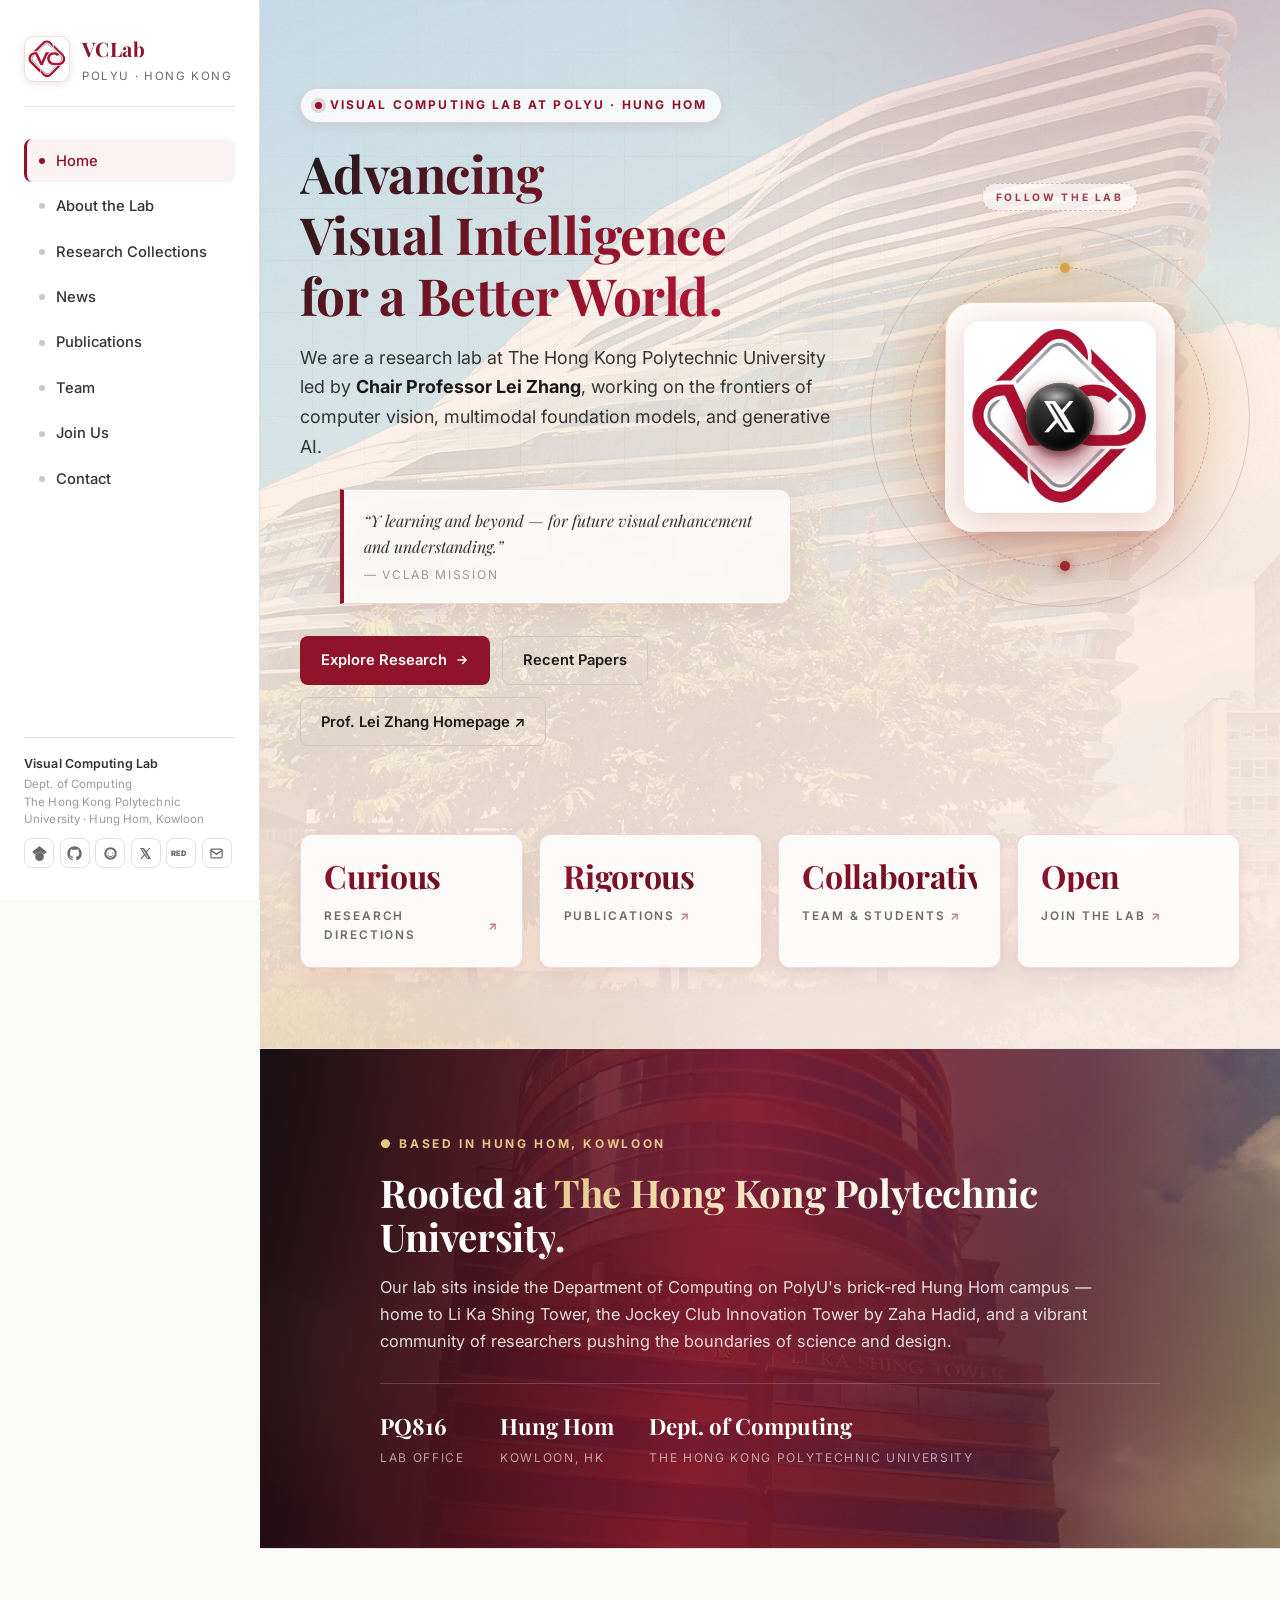
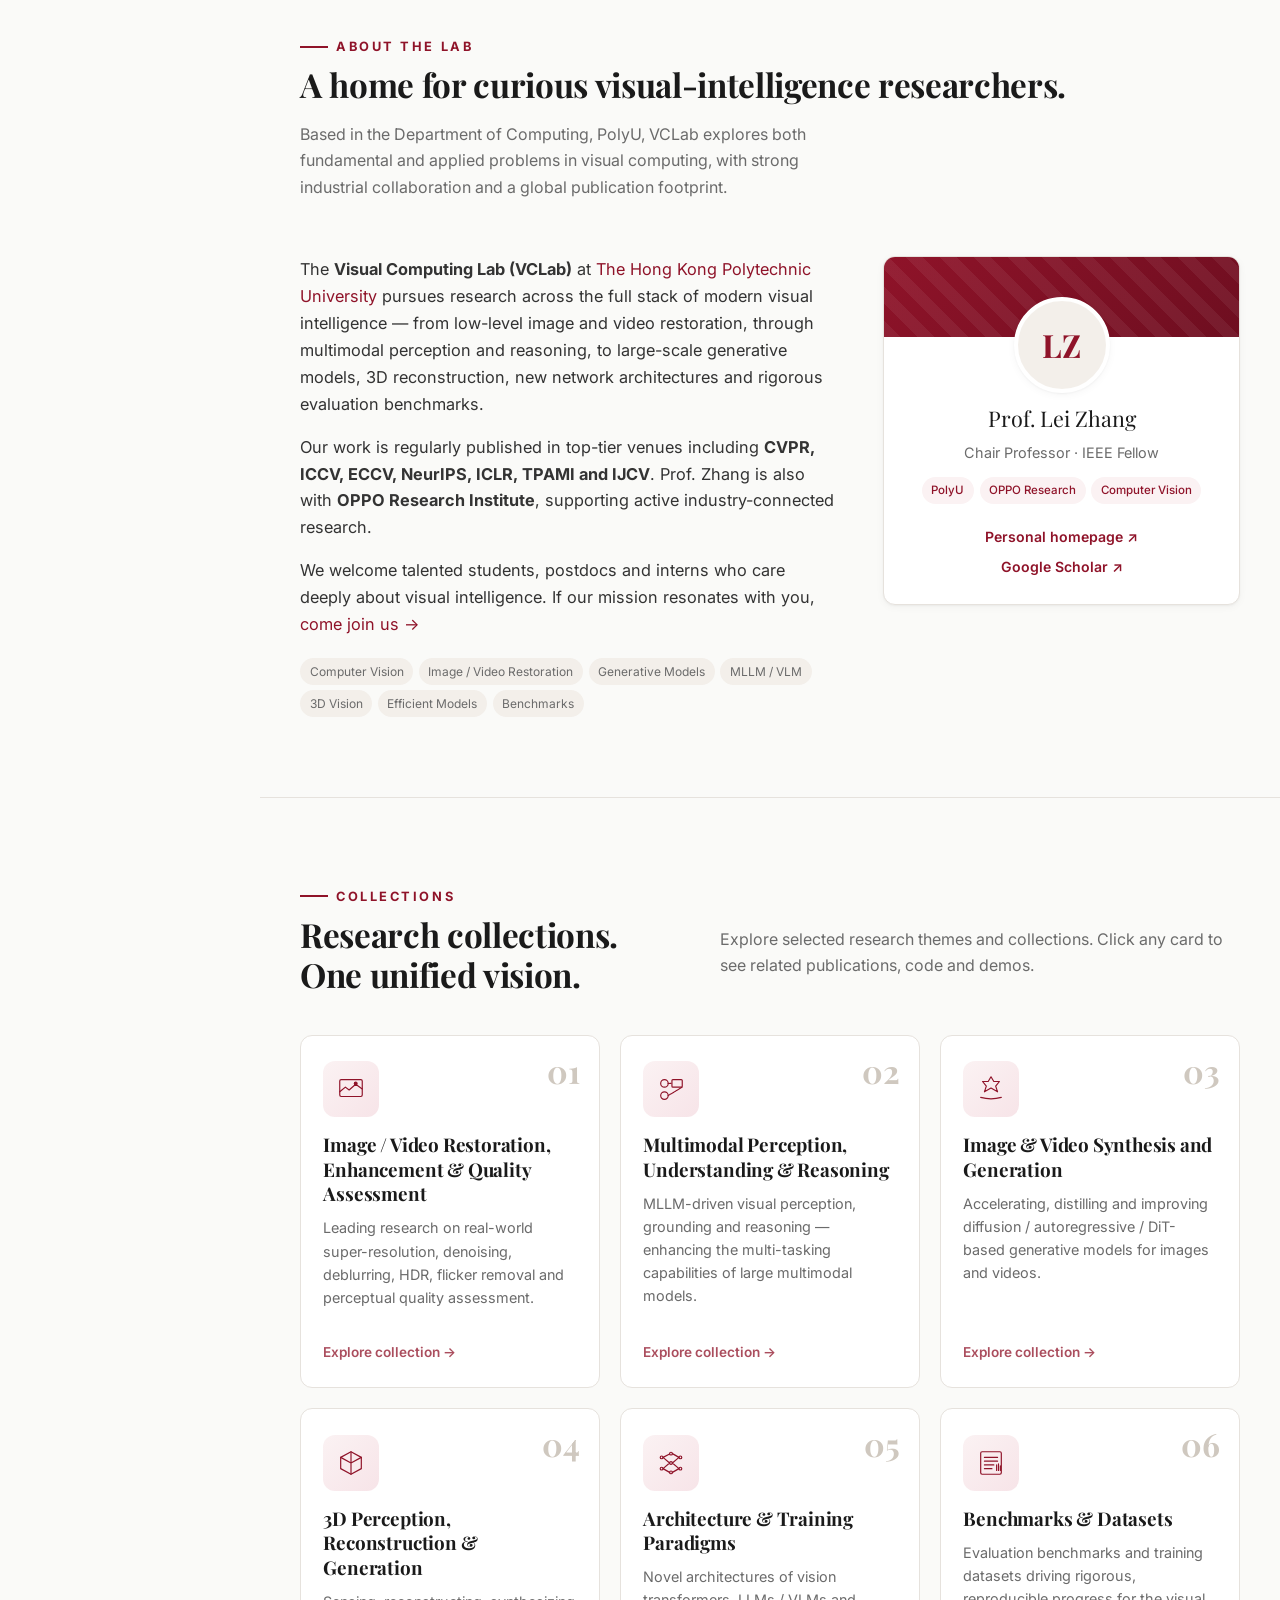
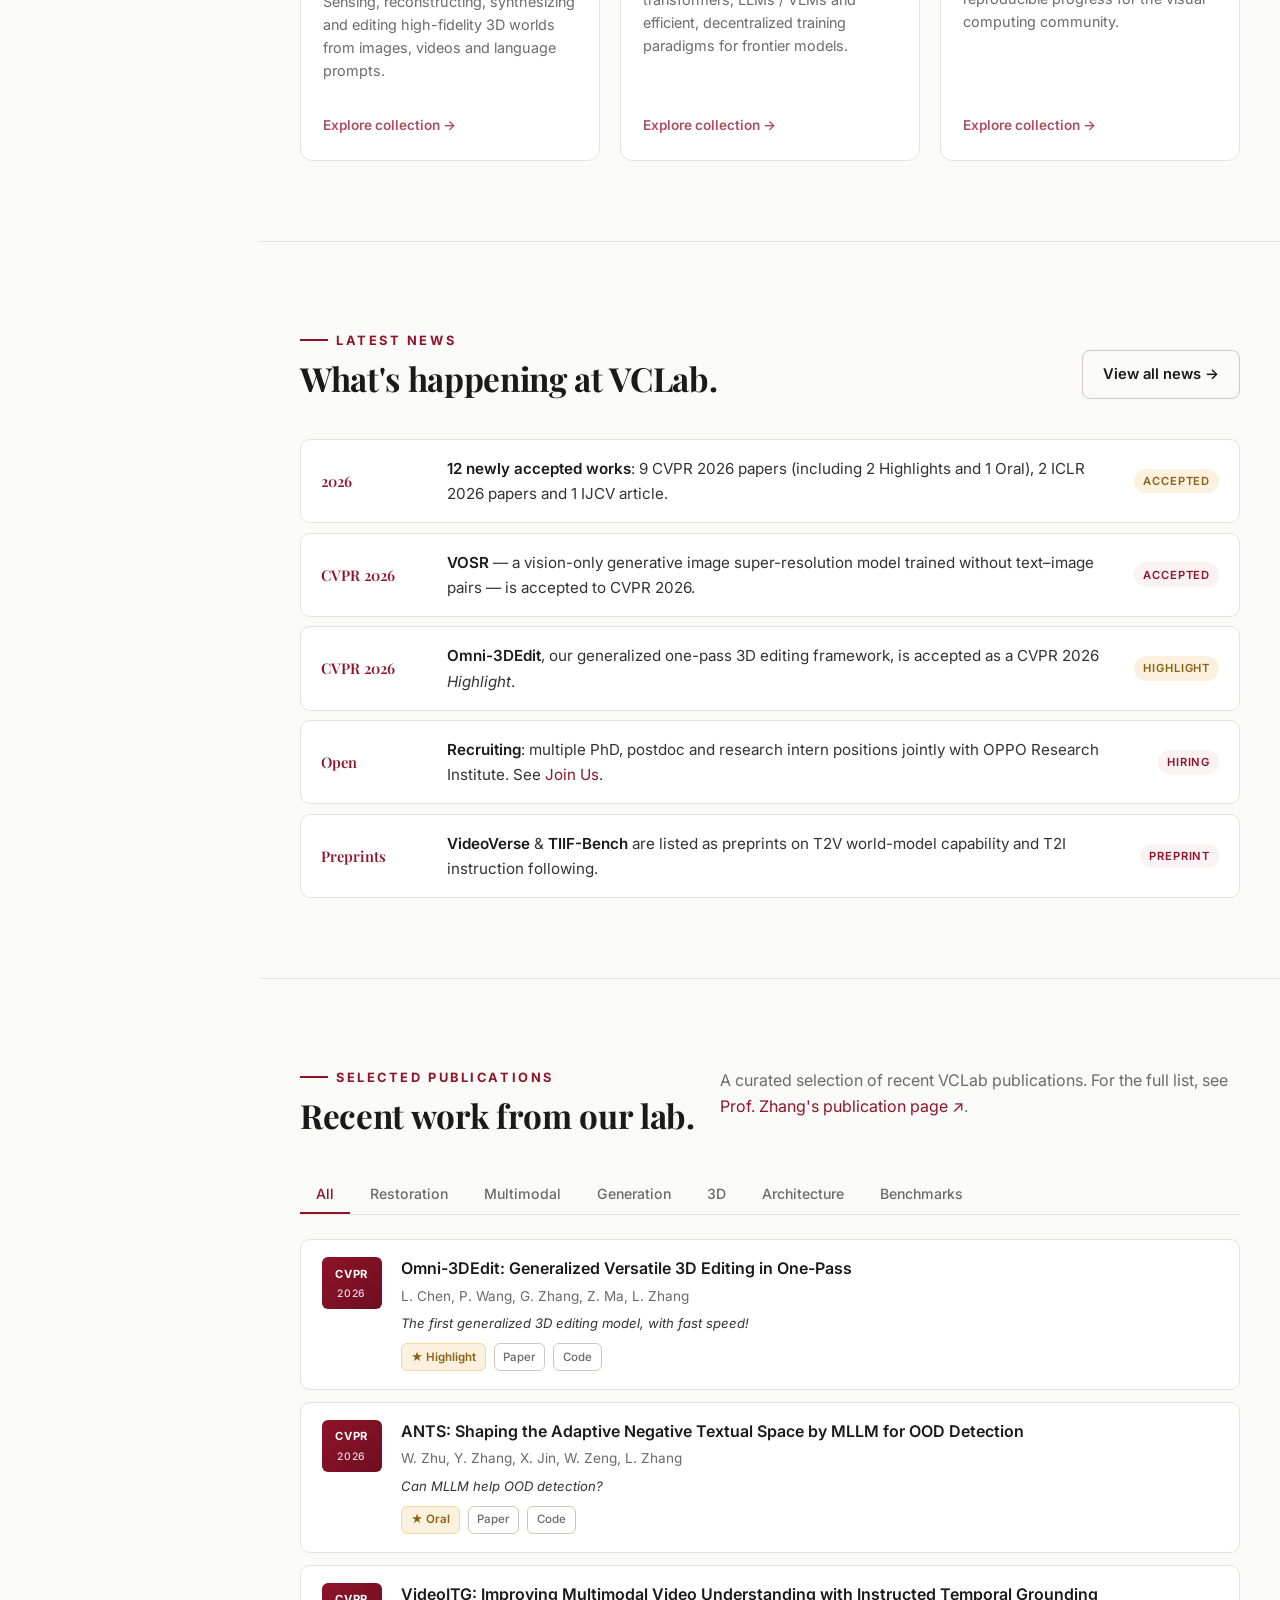
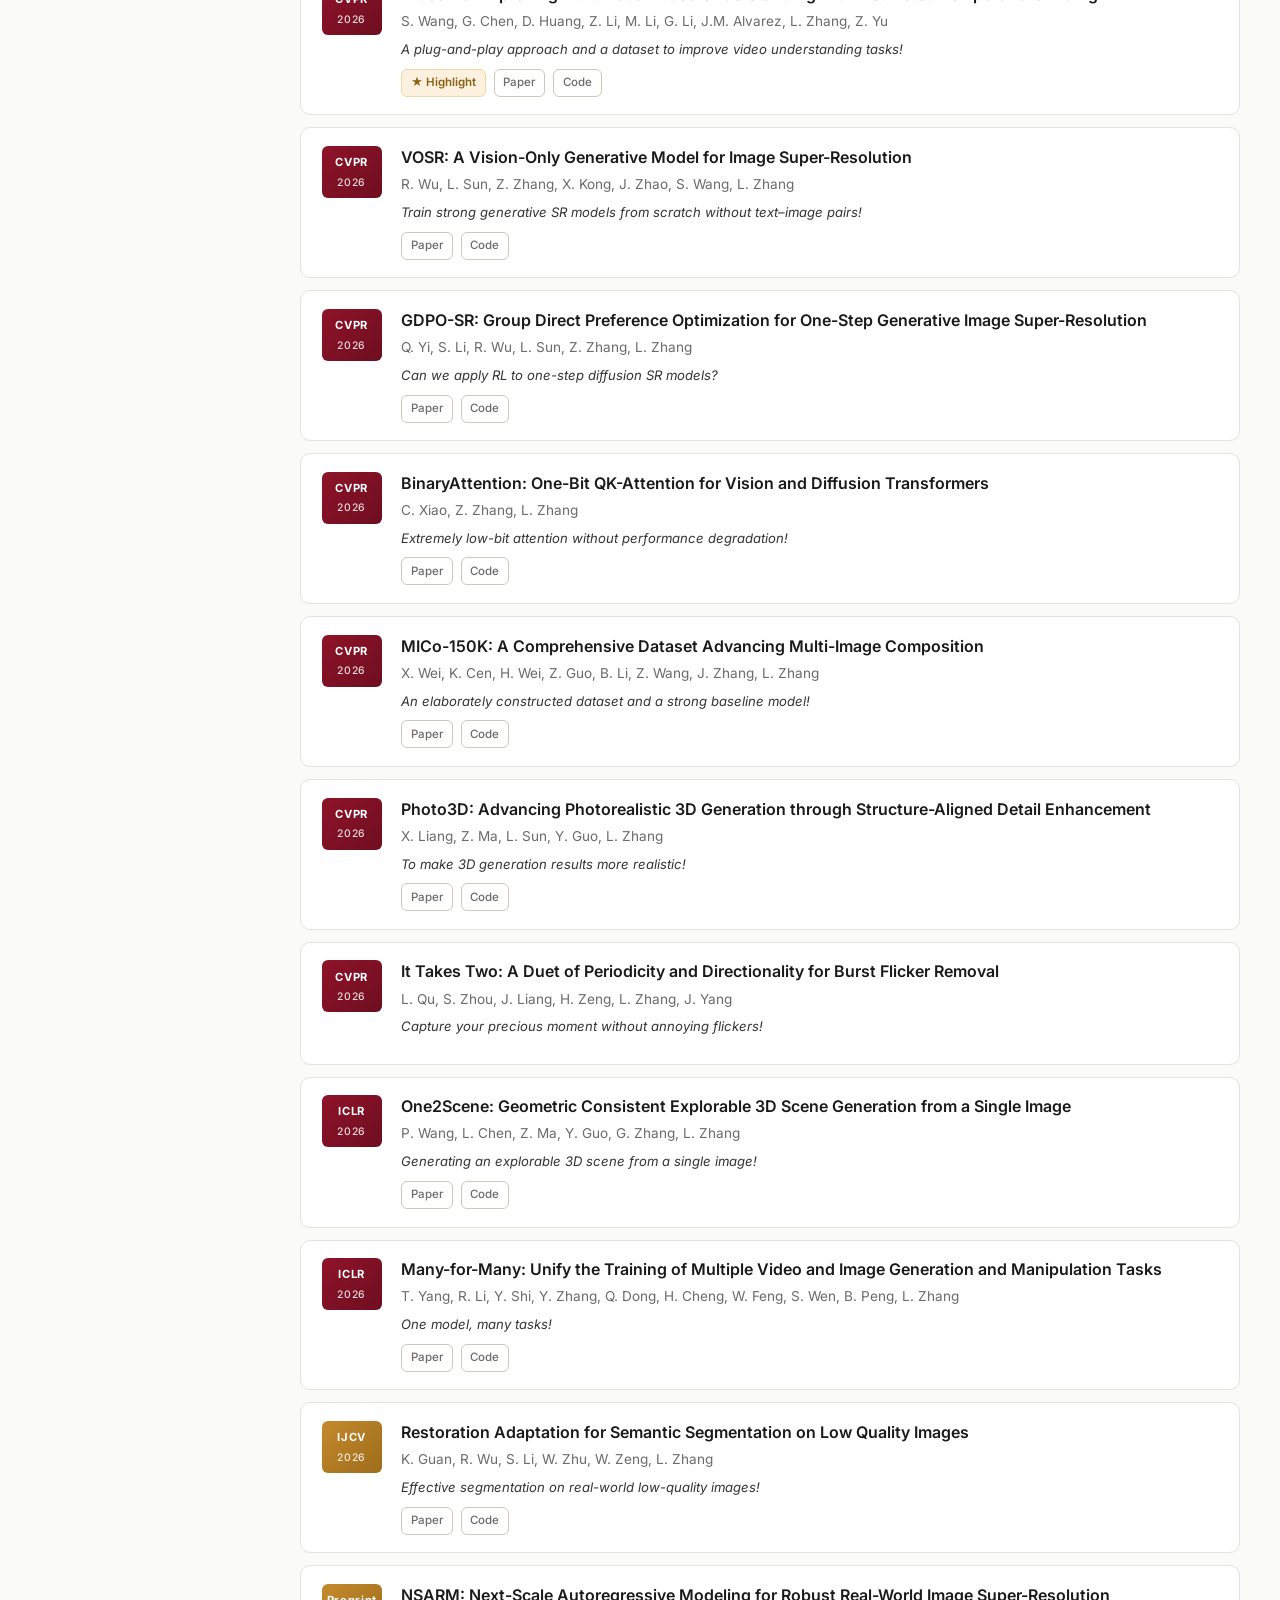
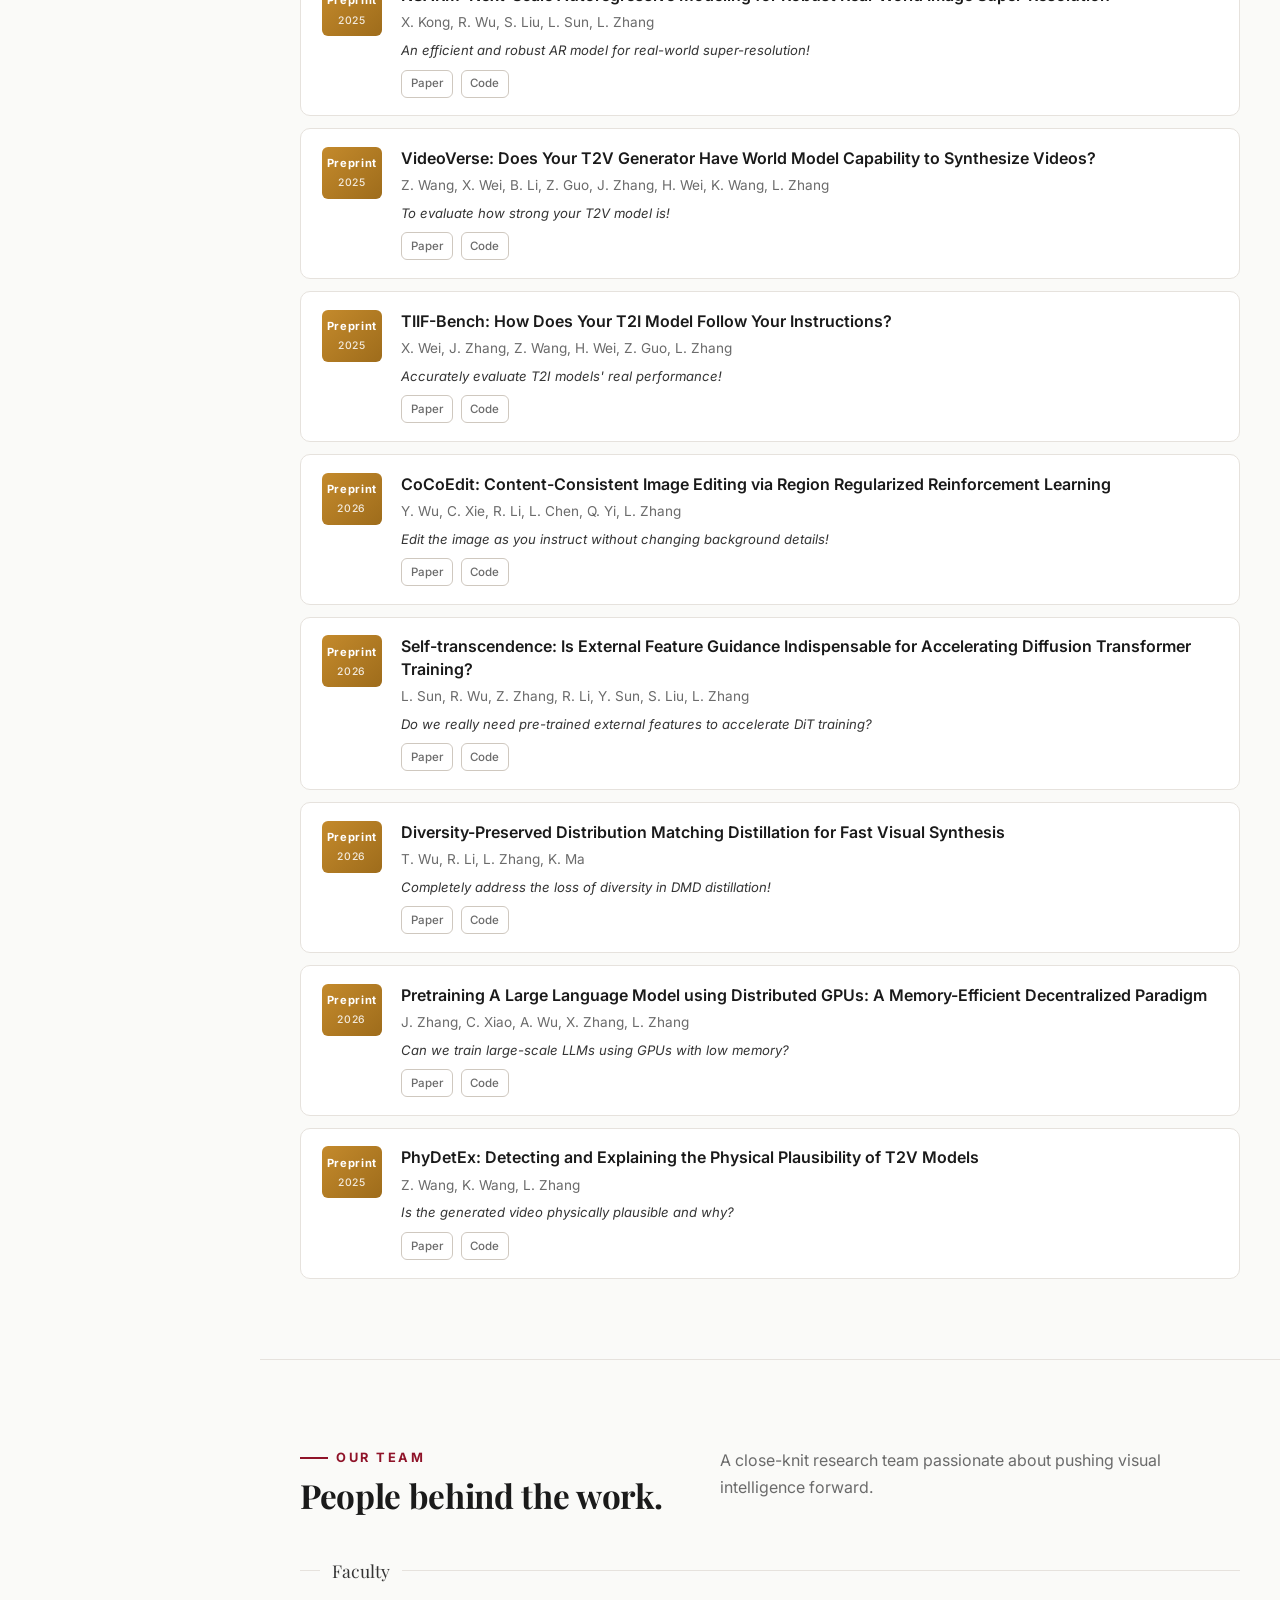
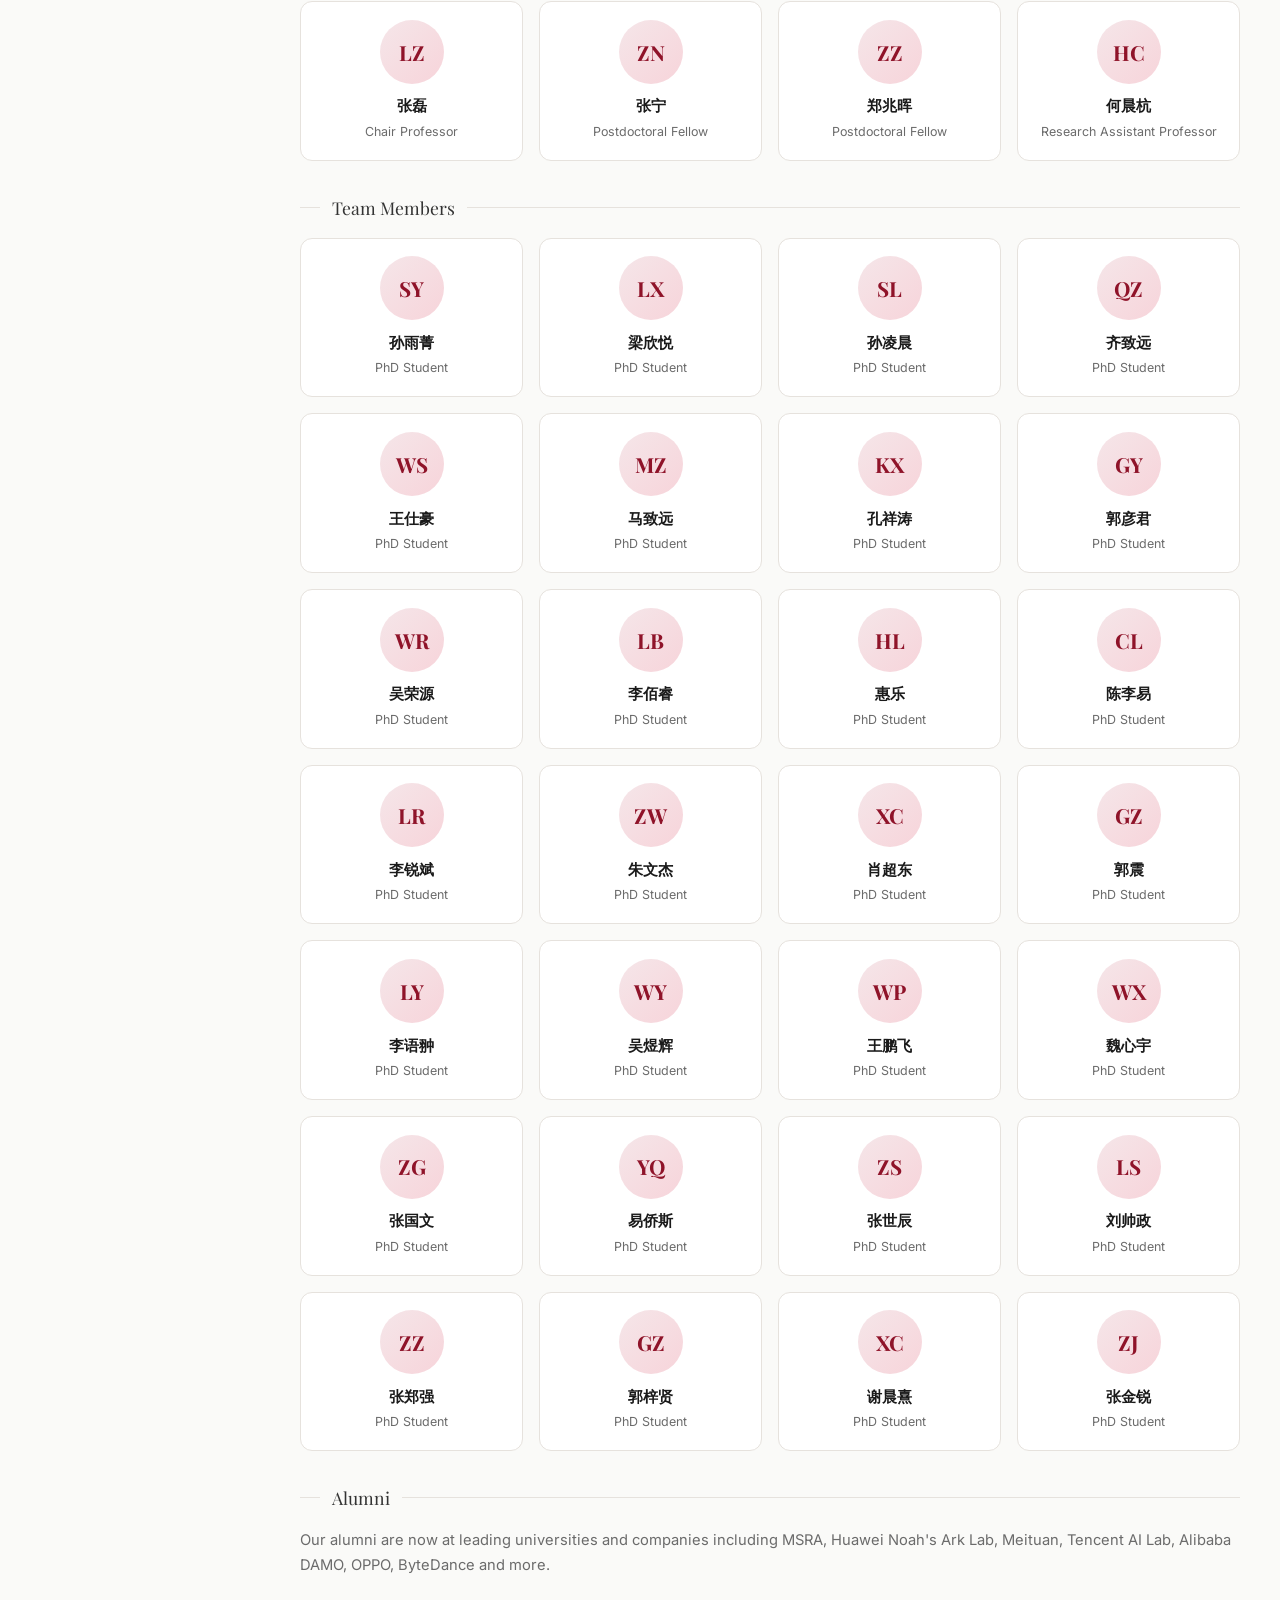
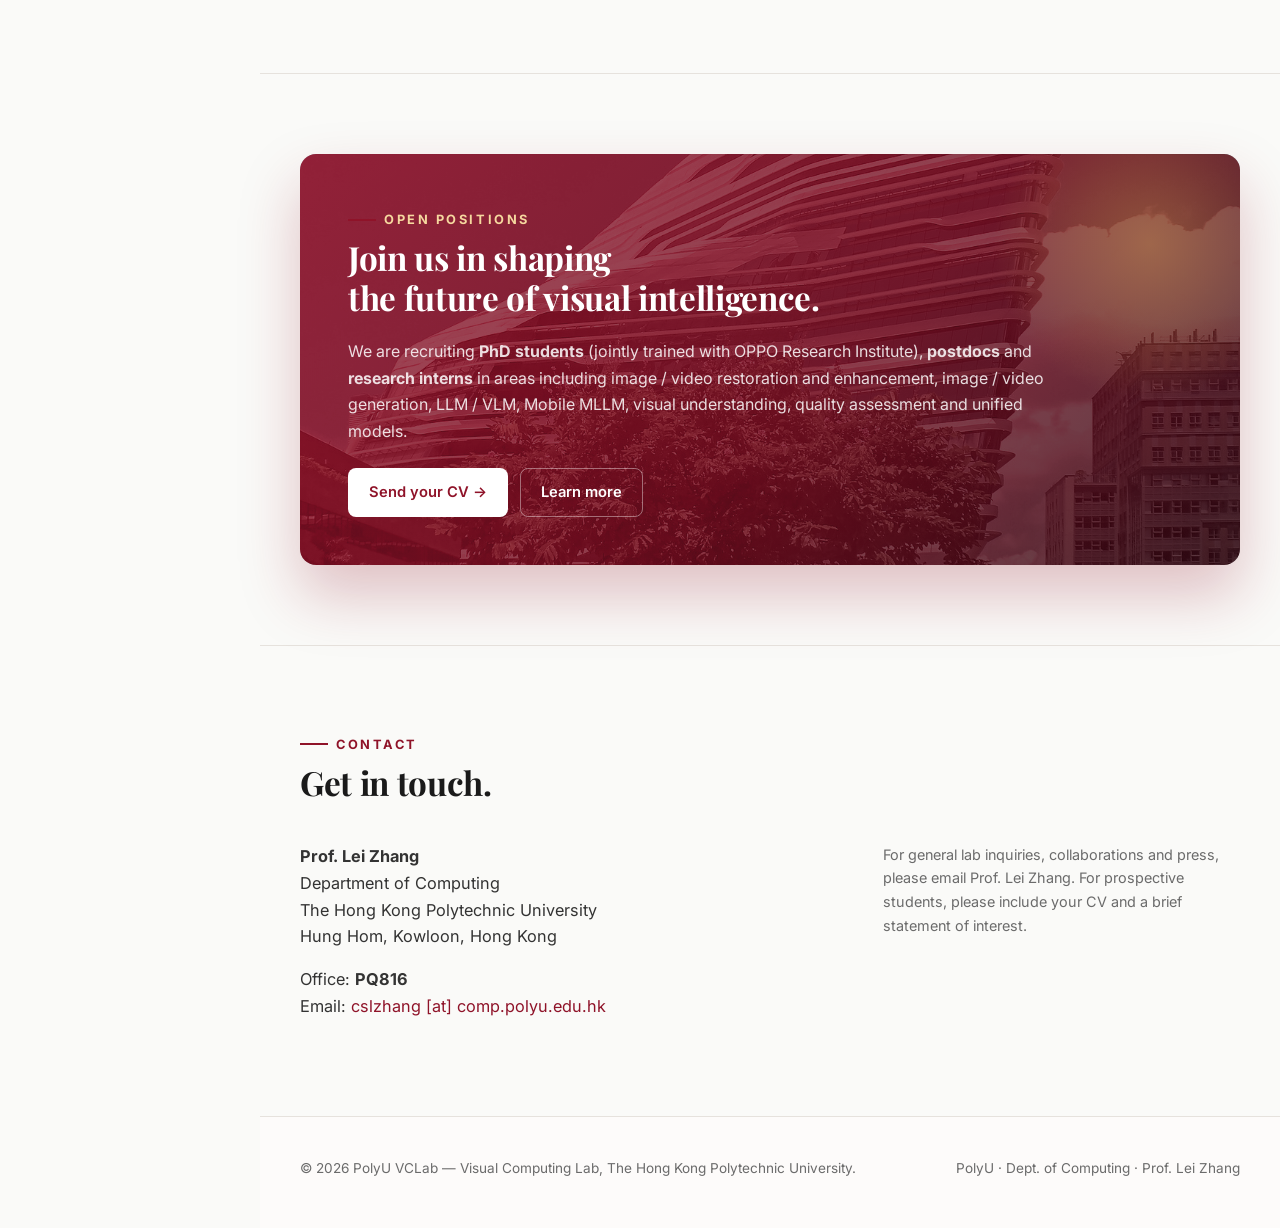
<file: index.html>
<!DOCTYPE html>
<html lang="en">
<head>
<meta charset="UTF-8" />
<meta name="viewport" content="width=device-width, initial-scale=1.0" />
<title>PolyU VCLab · Visual Computing Lab</title>
<meta name="description" content="PolyU Visual Computing Lab (VCLab) — led by Chair Professor Lei Zhang at The Hong Kong Polytechnic University. Research on visual restoration, multimodal reasoning, image/video synthesis, 3D perception, model architectures and benchmarks." />
<link rel="icon" type="image/svg+xml" href="assets/icons/favicon.svg" />
<link rel="preconnect" href="https://fonts.googleapis.com" />
<link rel="preconnect" href="https://fonts.gstatic.com" crossorigin />
<link href="https://fonts.googleapis.com/css2?family=Inter:wght@400;500;600;700&family=Playfair+Display:wght@600;700&display=swap" rel="stylesheet" />
<link rel="stylesheet" href="assets/css/style.css?v=2026041801" />
</head>
<body>

<button class="menu-toggle" aria-label="Toggle menu" onclick="document.querySelector('.sidebar').classList.toggle('is-open')">
  <svg width="20" height="20" viewBox="0 0 24 24" fill="none" stroke="currentColor" stroke-width="2" stroke-linecap="round"><path d="M3 6h18M3 12h18M3 18h18"/></svg>
</button>

<div class="layout">

  <!-- ============ Sidebar ============ -->
  <aside class="sidebar">
    <div class="brand">
      <img class="brand__logo" src="assets/images/vclab-logo.jpg" alt="VCLab logo" />
      <div>
        <div class="brand__text">VCLab</div>
        <div class="brand__sub">PolyU · Hong Kong</div>
      </div>
    </div>

    <nav class="sidebar__nav" id="nav">
      <a href="#home"         class="active"><span class="dot"></span>Home</a>
      <a href="#about"><span class="dot"></span>About the Lab</a>
      <a href="#research"><span class="dot"></span>Research Collections</a>
      <a href="#news"><span class="dot"></span>News</a>
      <a href="#publications"><span class="dot"></span>Publications</a>
      <a href="#team"><span class="dot"></span>Team</a>
      <a href="#join"><span class="dot"></span>Join Us</a>
      <a href="#contact"><span class="dot"></span>Contact</a>
    </nav>

    <div class="sidebar__footer">
      <strong>Visual Computing Lab</strong>
      Dept. of Computing<br/>
      The Hong Kong Polytechnic<br/>University · Hung Hom, Kowloon
      <div class="sidebar__socials">
        <a href="https://scholar.google.com/citations?user=tAK5l1IAAAAJ" title="Google Scholar" target="_blank" rel="noopener">
          <svg width="15" height="15" viewBox="0 0 24 24" fill="currentColor"><path d="M5.242 13.769L0 9.5 12 0l12 9.5-5.242 4.269C17.548 11.249 14.978 9.5 12 9.5c-2.977 0-5.548 1.748-6.758 4.269zM12 10a7 7 0 100 14 7 7 0 000-14z"/></svg>
        </a>
        <a href="https://github.com/PolyU-VCLab" title="GitHub — PolyU-VCLab" target="_blank" rel="noopener">
          <svg width="15" height="15" viewBox="0 0 24 24" fill="currentColor"><path d="M12 .5C5.65.5.5 5.65.5 12a11.5 11.5 0 007.86 10.94c.58.1.79-.25.79-.56v-2.04c-3.2.69-3.87-1.37-3.87-1.37-.53-1.33-1.29-1.69-1.29-1.69-1.05-.72.08-.7.08-.7 1.16.08 1.77 1.19 1.77 1.19 1.03 1.77 2.71 1.26 3.37.96.1-.75.4-1.26.73-1.55-2.55-.29-5.24-1.28-5.24-5.7 0-1.26.45-2.29 1.19-3.1-.12-.29-.52-1.47.11-3.06 0 0 .97-.31 3.18 1.18a11 11 0 015.78 0c2.21-1.49 3.18-1.18 3.18-1.18.63 1.59.23 2.77.11 3.06.74.81 1.19 1.84 1.19 3.1 0 4.43-2.69 5.41-5.25 5.69.41.35.78 1.05.78 2.12v3.14c0 .31.21.67.8.56A11.5 11.5 0 0023.5 12C23.5 5.65 18.35.5 12 .5z"/></svg>
        </a>
        <a href="https://huggingface.co/VCLab-PolyU" title="Hugging Face — VCLab-PolyU" target="_blank" rel="noopener">
          <svg width="15" height="15" viewBox="0 0 24 24" fill="currentColor"><path d="M12 2a10 10 0 100 20 10 10 0 000-20zm0 3.2a6.8 6.8 0 11-.001 13.601A6.8 6.8 0 0112 5.2zM8.6 10.2a1.1 1.1 0 100 2.2 1.1 1.1 0 000-2.2zm6.8 0a1.1 1.1 0 100 2.2 1.1 1.1 0 000-2.2zM8.2 14.4a.7.7 0 00-.56 1.12C8.62 16.84 10.18 17.6 12 17.6s3.38-.76 4.36-2.08a.7.7 0 10-1.12-.84c-.72.96-1.88 1.52-3.24 1.52s-2.52-.56-3.24-1.52a.7.7 0 00-.56-.28z"/></svg>
        </a>
        <a href="https://x.com/HKPU_VC_Lab" title="X — HKPU_VC_Lab" target="_blank" rel="noopener">
          <svg width="13" height="13" viewBox="0 0 24 24" fill="currentColor"><path d="M18.244 2H21l-6.52 7.45L22 22h-6.84l-4.77-6.24L4.8 22H2.04l6.98-7.98L2 2h7.02l4.31 5.71L18.244 2zm-2.4 18.2h1.54L7.23 3.72H5.59l10.254 16.48z"/></svg>
        </a>
        <a href="https://xhslink.com/m/7EbXvH5mcAX" title="小红书 — HKPU VC Lab" target="_blank" rel="noopener" class="sidebar__socials-red">
          <svg width="20" height="13" viewBox="0 0 40 20" fill="currentColor">
            <text x="0" y="15" font-family="'Inter', sans-serif" font-weight="900" font-size="15" letter-spacing="-0.5">RED</text>
          </svg>
        </a>
        <a href="mailto:cslzhang@comp.polyu.edu.hk" title="Email">
          <svg width="15" height="15" viewBox="0 0 24 24" fill="none" stroke="currentColor" stroke-width="2"><rect x="3" y="5" width="18" height="14" rx="2"/><path d="m3 7 9 6 9-6"/></svg>
        </a>
      </div>
    </div>
  </aside>

  <!-- ============ Main ============ -->
  <main class="main">

    <!-- ============ Hero ============ -->
    <section id="home" class="hero">
      <div class="hero__bg" aria-hidden="true">
        <div class="hero__bg-img"></div>
        <div class="hero__bg-overlay"></div>
        <div class="hero__bg-noise"></div>
      </div>
      <div class="hero__grid-bg"></div>
      <div class="container">
        <div class="hero__inner">
          <div data-reveal>
            <span class="hero__eyebrow">Visual Computing Lab at PolyU · Hung Hom</span>
            <h1>Advancing<br/>Visual Intelligence<br/>for a Better World.</h1>
            <p class="hero__tagline">
              We are a research lab at The Hong Kong Polytechnic University led by
              <strong>Chair Professor Lei Zhang</strong>, working on the frontiers of
              computer vision, multimodal foundation models, and generative AI.
            </p>
            <blockquote class="hero__mission">
              “Y learning and beyond — for future visual enhancement and understanding.”
              <small>— VCLab Mission</small>
            </blockquote>
            <div class="hero__ctas">
              <a href="#research" class="btn btn--primary">Explore Research
                <svg width="14" height="14" viewBox="0 0 24 24" fill="none" stroke="currentColor" stroke-width="2.5" stroke-linecap="round"><path d="M5 12h14M13 6l6 6-6 6"/></svg>
              </a>
              <a href="#publications" class="btn btn--ghost">Recent Papers</a>
              <a href="https://www4.comp.polyu.edu.hk/~cslzhang/" class="btn btn--ghost" target="_blank" rel="noopener">Prof. Lei Zhang Homepage ↗</a>
            </div>
          </div>

          <div class="hero__visual" data-reveal>
            <div class="hero__logo-stage">
              <div class="hero__logo-orbit"></div>
              <div class="hero__logo-orbit hero__logo-orbit--2"></div>
              <div class="hero__logo-glow"></div>
              <div class="hero__logo-card">
                <img src="assets/images/vclab-logo.jpg" alt="VCLab — Visual Computing Lab" />
              </div>

              <!-- Social planets orbiting the VC logo -->
              <a class="hero__planet hero__planet--top hero__planet--github"
                 href="https://github.com/PolyU-VCLab" target="_blank" rel="noopener" aria-label="GitHub — PolyU-VCLab">
                <span class="hero__planet-face">
                  <svg viewBox="0 0 24 24" fill="#fff" aria-hidden="true"><path d="M12 .5C5.65.5.5 5.65.5 12a11.5 11.5 0 007.86 10.94c.58.1.79-.25.79-.56v-2.04c-3.2.69-3.87-1.37-3.87-1.37-.53-1.33-1.29-1.69-1.29-1.69-1.05-.72.08-.7.08-.7 1.16.08 1.77 1.19 1.77 1.19 1.03 1.77 2.71 1.26 3.37.96.1-.75.4-1.26.73-1.55-2.55-.29-5.24-1.28-5.24-5.7 0-1.26.45-2.29 1.19-3.1-.12-.29-.52-1.47.11-3.06 0 0 .97-.31 3.18 1.18a11 11 0 015.78 0c2.21-1.49 3.18-1.18 3.18-1.18.63 1.59.23 2.77.11 3.06.74.81 1.19 1.84 1.19 3.1 0 4.43-2.69 5.41-5.25 5.69.41.35.78 1.05.78 2.12v3.14c0 .31.21.67.8.56A11.5 11.5 0 0023.5 12C23.5 5.65 18.35.5 12 .5z"/></svg>
                </span>
                <span class="hero__planet-label">GitHub</span>
              </a>

              <a class="hero__planet hero__planet--right hero__planet--hf"
                 href="https://huggingface.co/VCLab-PolyU" target="_blank" rel="noopener" aria-label="Hugging Face — VCLab-PolyU">
                <span class="hero__planet-face">
                  <!-- Official-style 🤗 face emoji -->
                  <svg viewBox="0 0 100 100" aria-hidden="true">
                    <!-- Hands (hugging gesture) -->
                    <g fill="#E3A26A" stroke="#2D2D2D" stroke-width="2" stroke-linejoin="round">
                      <path d="M12 62 Q6 72 10 80 Q14 85 22 82 L30 73 Q26 64 20 60 Q14 58 12 62 Z"/>
                      <path d="M88 62 Q94 72 90 80 Q86 85 78 82 L70 73 Q74 64 80 60 Q86 58 88 62 Z"/>
                      <!-- Finger hints -->
                      <path d="M14 66 L22 66 M16 72 L24 72 M18 78 L26 76" stroke-width="1.2" fill="none"/>
                      <path d="M86 66 L78 66 M84 72 L76 72 M82 78 L74 76" stroke-width="1.2" fill="none"/>
                    </g>
                    <!-- Yellow face -->
                    <circle cx="50" cy="50" r="36" fill="#FFD21E" stroke="#2D2D2D" stroke-width="2.5"/>
                    <!-- Eyes -->
                    <ellipse cx="37" cy="44" rx="3.8" ry="4.2" fill="#2D2D2D"/>
                    <ellipse cx="63" cy="44" rx="3.8" ry="4.2" fill="#2D2D2D"/>
                    <circle cx="38.6" cy="42.4" r="1.2" fill="#fff"/>
                    <circle cx="64.6" cy="42.4" r="1.2" fill="#fff"/>
                    <!-- Blush -->
                    <ellipse cx="28" cy="56" rx="5.5" ry="3" fill="#FF8FA3" opacity=".75"/>
                    <ellipse cx="72" cy="56" rx="5.5" ry="3" fill="#FF8FA3" opacity=".75"/>
                    <!-- Smiling open mouth + tongue -->
                    <path d="M35 58 Q50 74 65 58 Q50 68 35 58 Z" fill="#2D2D2D"/>
                    <path d="M43 63 Q50 69 57 63 Q50 66 43 63 Z" fill="#FF6B7A"/>
                  </svg>
                </span>
                <span class="hero__planet-label">Hugging&nbsp;Face</span>
              </a>

              <a class="hero__planet hero__planet--bottom hero__planet--red"
                 href="https://xhslink.com/m/7EbXvH5mcAX" target="_blank" rel="noopener" aria-label="小红书 — HKPU VC Lab">
                <span class="hero__planet-face">
                  <!-- Real 小红书 app icon: red squircle + white 小红书 wordmark -->
                  <svg viewBox="0 0 100 100" aria-hidden="true">
                    <rect x="0" y="0" width="100" height="100" rx="22" ry="22" fill="#FE2442"/>
                    <text x="50" y="62"
                          text-anchor="middle"
                          font-family="'PingFang SC','Hiragino Sans GB','Microsoft YaHei','Heiti SC','SimHei',sans-serif"
                          font-weight="900"
                          font-size="28"
                          letter-spacing="-1"
                          fill="#fff">小红书</text>
                  </svg>
                </span>
                <span class="hero__planet-label">小红书 · HKPU VC Lab</span>
              </a>

              <a class="hero__planet hero__planet--left hero__planet--x"
                 href="https://x.com/HKPU_VC_Lab" target="_blank" rel="noopener" aria-label="X — HKPU_VC_Lab">
                <span class="hero__planet-face">
                  <svg viewBox="0 0 24 24" fill="#fff" aria-hidden="true"><path d="M18.244 2H21l-6.52 7.45L22 22h-6.84l-4.77-6.24L4.8 22H2.04l6.98-7.98L2 2h7.02l4.31 5.71L18.244 2zm-2.4 18.2h1.54L7.23 3.72H5.59l10.254 16.48z"/></svg>
                </span>
                <span class="hero__planet-label">X · Twitter</span>
              </a>

              <span class="hero__chip-hint">Follow&nbsp;the&nbsp;lab</span>
            </div>
          </div>
        </div>

        <!-- ============ Hero value cards (adjectives instead of numbers) ============ -->
        <div class="hero__stats" data-reveal>
          <a href="#research" class="stat stat--link">
            <div class="stat__word">Curious</div>
            <div class="stat__label">Research Directions</div>
          </a>
          <a href="#publications" class="stat stat--link">
            <div class="stat__word">Rigorous</div>
            <div class="stat__label">Publications</div>
          </a>
          <a href="#team" class="stat stat--link">
            <div class="stat__word">Collaborative</div>
            <div class="stat__label">Team &amp; Students</div>
          </a>
          <a href="#join" class="stat stat--link">
            <div class="stat__word">Open</div>
            <div class="stat__label">Join the Lab</div>
          </a>
        </div>
      </div>
    </section>

    <!-- ============ Campus banner ============ -->
    <section class="campus-band" aria-label="PolyU campus">
      <div class="campus-band__img"></div>
      <div class="campus-band__overlay"></div>
      <div class="container campus-band__content">
        <div class="campus-band__kicker">● Based in Hung Hom, Kowloon</div>
        <h2 class="campus-band__title">Rooted at <span>The Hong Kong Polytechnic University</span>.</h2>
        <p class="campus-band__desc">
          Our lab sits inside the Department of Computing on PolyU's brick‑red Hung&nbsp;Hom campus —
          home to Li&nbsp;Ka&nbsp;Shing Tower, the Jockey&nbsp;Club Innovation Tower by Zaha&nbsp;Hadid,
          and a vibrant community of researchers pushing the boundaries of science and design.
        </p>
        <div class="campus-band__meta">
          <div><span>PQ816</span>Lab Office</div>
          <div><span>Hung Hom</span>Kowloon, HK</div>
          <div><span>Dept. of Computing</span>The Hong Kong Polytechnic University</div>
        </div>
      </div>
    </section>

    <!-- ============ About ============ -->
    <section id="about">
      <div class="container">
        <div class="section-head">
          <div>
            <div class="section-head__kicker">About the Lab</div>
            <h2>A home for curious visual-intelligence researchers.</h2>
          </div>
          <p class="section-head__desc">Based in the Department of Computing, PolyU, VCLab explores both fundamental and applied problems in visual computing, with strong industrial collaboration and a global publication footprint.</p>
        </div>

        <div class="about-grid">
          <div data-reveal>
            <p>The <strong>Visual Computing Lab (VCLab)</strong> at
              <a href="https://www.polyu.edu.hk/" target="_blank" rel="noopener">The Hong Kong Polytechnic University</a>
              pursues research across the full stack of modern visual intelligence — from low-level
              image and video restoration, through multimodal perception and reasoning, to
              large-scale generative models, 3D reconstruction, new network architectures and
              rigorous evaluation benchmarks.</p>

            <p>Our work is regularly published in top-tier venues including <strong>CVPR, ICCV, ECCV,
              NeurIPS, ICLR, TPAMI and IJCV</strong>. Prof. Zhang is also with
              <strong>OPPO Research Institute</strong>, supporting active industry-connected research.</p>

            <p>We welcome talented students, postdocs and interns who care deeply about visual
              intelligence. If our mission resonates with you,
              <a href="#join">come join us →</a></p>

            <div class="chip-row" style="margin-top:1.25rem">
              <span class="chip">Computer Vision</span>
              <span class="chip">Image / Video Restoration</span>
              <span class="chip">Generative Models</span>
              <span class="chip">MLLM / VLM</span>
              <span class="chip">3D Vision</span>
              <span class="chip">Efficient Models</span>
              <span class="chip">Benchmarks</span>
            </div>
          </div>

          <div class="pi-card" data-reveal>
            <div class="pi-card__top"></div>
            <div class="pi-card__body">
              <div class="pi-card__avatar">LZ</div>
              <div class="pi-card__name">Prof. Lei Zhang</div>
              <div class="pi-card__title">Chair Professor · IEEE Fellow</div>
              <div class="pi-card__tags">
                <span class="pi-card__tag">PolyU</span>
                <span class="pi-card__tag">OPPO Research</span>
                <span class="pi-card__tag">Computer Vision</span>
              </div>
              <a class="pi-card__link" href="https://www4.comp.polyu.edu.hk/~cslzhang/" target="_blank" rel="noopener">Personal homepage ↗</a><br/>
              <a class="pi-card__link" href="https://scholar.google.com/citations?user=tAK5l1IAAAAJ" target="_blank" rel="noopener">Google Scholar ↗</a>
            </div>
          </div>
        </div>
      </div>
    </section>

    <!-- ============ Research Collections ============ -->
    <section id="research">
      <div class="container">
        <div class="section-head">
          <div>
            <div class="section-head__kicker">Collections</div>
            <h2>Research collections.<br/>One unified vision.</h2>
          </div>
          <p class="section-head__desc">Explore selected research themes and collections. Click any card to see related publications, code and demos.</p>
        </div>

        <div class="collections-grid">

          <a href="collections/restoration.html" class="col-card" data-reveal>
            <span class="col-card__num">01</span>
            <div class="col-card__icon">
              <svg viewBox="0 0 64 64" fill="none" stroke="currentColor" stroke-width="2.5" stroke-linecap="round" stroke-linejoin="round">
                <rect x="8" y="12" width="48" height="36" rx="3"/>
                <path d="M8 38 L20 28 L28 34 L42 22 L56 32"/>
                <circle cx="42" cy="20" r="3" fill="currentColor"/>
              </svg>
            </div>
            <h3 class="col-card__title">Image / Video Restoration, Enhancement &amp; Quality Assessment</h3>
            <p class="col-card__desc">Leading research on real-world super-resolution, denoising, deblurring, HDR, flicker removal and perceptual quality assessment.</p>
            <span class="col-card__arrow">Explore collection →</span>
          </a>

          <a href="collections/multimodal.html" class="col-card" data-reveal>
            <span class="col-card__num">02</span>
            <div class="col-card__icon">
              <svg viewBox="0 0 64 64" fill="none" stroke="currentColor" stroke-width="2.5" stroke-linecap="round" stroke-linejoin="round">
                <circle cx="18" cy="20" r="8"/>
                <rect x="34" y="12" width="22" height="16" rx="2"/>
                <circle cx="18" cy="46" r="8"/>
                <path d="M26 20 L34 20 M26 46 L56 28" stroke-dasharray="2 2"/>
              </svg>
            </div>
            <h3 class="col-card__title">Multimodal Perception, Understanding &amp; Reasoning</h3>
            <p class="col-card__desc">MLLM-driven visual perception, grounding and reasoning — enhancing the multi-tasking capabilities of large multimodal models.</p>
            <span class="col-card__arrow">Explore collection →</span>
          </a>

          <a href="collections/synthesis.html" class="col-card" data-reveal>
            <span class="col-card__num">03</span>
            <div class="col-card__icon">
              <svg viewBox="0 0 64 64" fill="none" stroke="currentColor" stroke-width="2.5" stroke-linecap="round" stroke-linejoin="round">
                <path d="M32 6 L38 16 L50 16 L42 26 L46 38 L32 30 L18 38 L22 26 L14 16 L26 16 Z"/>
                <path d="M10 50 Q32 56 54 50" />
              </svg>
            </div>
            <h3 class="col-card__title">Image &amp; Video Synthesis and Generation</h3>
            <p class="col-card__desc">Accelerating, distilling and improving diffusion / autoregressive / DiT-based generative models for images and videos.</p>
            <span class="col-card__arrow">Explore collection →</span>
          </a>

          <a href="collections/3d.html" class="col-card" data-reveal>
            <span class="col-card__num">04</span>
            <div class="col-card__icon">
              <svg viewBox="0 0 64 64" fill="none" stroke="currentColor" stroke-width="2.5" stroke-linecap="round" stroke-linejoin="round">
                <path d="M32 8 L54 20 L54 44 L32 56 L10 44 L10 20 Z"/>
                <path d="M32 8 L32 32 L10 20 M32 32 L54 20 M32 32 L32 56"/>
              </svg>
            </div>
            <h3 class="col-card__title">3D Perception, Reconstruction &amp; Generation</h3>
            <p class="col-card__desc">Sensing, reconstructing, synthesizing and editing high-fidelity 3D worlds from images, videos and language prompts.</p>
            <span class="col-card__arrow">Explore collection →</span>
          </a>

          <a href="collections/architecture.html" class="col-card" data-reveal>
            <span class="col-card__num">05</span>
            <div class="col-card__icon">
              <svg viewBox="0 0 64 64" fill="none" stroke="currentColor" stroke-width="2.5" stroke-linecap="round" stroke-linejoin="round">
                <circle cx="12" cy="20" r="3"/><circle cx="12" cy="44" r="3"/>
                <circle cx="32" cy="12" r="3"/><circle cx="32" cy="32" r="3"/><circle cx="32" cy="52" r="3"/>
                <circle cx="52" cy="20" r="3"/><circle cx="52" cy="44" r="3"/>
                <path d="M15 20 L29 13 M15 20 L29 32 M15 44 L29 32 M15 44 L29 52 M35 12 L49 20 M35 32 L49 20 M35 32 L49 44 M35 52 L49 44"/>
              </svg>
            </div>
            <h3 class="col-card__title">Architecture &amp; Training Paradigms</h3>
            <p class="col-card__desc">Novel architectures of vision transformers, LLMs / VLMs and efficient, decentralized training paradigms for frontier models.</p>
            <span class="col-card__arrow">Explore collection →</span>
          </a>

          <a href="collections/benchmarks.html" class="col-card" data-reveal>
            <span class="col-card__num">06</span>
            <div class="col-card__icon">
              <svg viewBox="0 0 64 64" fill="none" stroke="currentColor" stroke-width="2.5" stroke-linecap="round" stroke-linejoin="round">
                <rect x="10" y="8" width="44" height="48" rx="3"/>
                <path d="M18 20 h28 M18 28 h28 M18 36 h20 M18 44 h16"/>
                <path d="M44 48 L44 36 M48 48 L48 34 M52 48 L52 38"/>
              </svg>
            </div>
            <h3 class="col-card__title">Benchmarks &amp; Datasets</h3>
            <p class="col-card__desc">Evaluation benchmarks and training datasets driving rigorous, reproducible progress for the visual computing community.</p>
            <span class="col-card__arrow">Explore collection →</span>
          </a>

        </div>
      </div>
    </section>

    <!-- ============ News ============ -->
    <section id="news">
      <div class="container">
        <div class="section-head">
          <div>
            <div class="section-head__kicker">Latest News</div>
            <h2>What's happening at VCLab.</h2>
          </div>
          <a href="#publications" class="btn btn--ghost">View all news →</a>
        </div>

        <div class="news-wrap">
          <div class="news-item" data-reveal>
            <div class="news-date">2026</div>
            <div class="news-text"><strong>12 newly accepted works</strong>: 9 CVPR 2026 papers (including 2 Highlights and 1 Oral), 2 ICLR 2026 papers and 1 IJCV article.</div>
            <span class="news-badge news-badge--gold">Accepted</span>
          </div>
          <div class="news-item" data-reveal>
            <div class="news-date">CVPR 2026</div>
            <div class="news-text"><strong>VOSR</strong> — a vision-only generative image super-resolution model trained without text–image pairs — is accepted to CVPR 2026.</div>
            <span class="news-badge">Accepted</span>
          </div>
          <div class="news-item" data-reveal>
            <div class="news-date">CVPR 2026</div>
            <div class="news-text"><strong>Omni-3DEdit</strong>, our generalized one-pass 3D editing framework, is accepted as a CVPR 2026 <em>Highlight</em>.</div>
            <span class="news-badge news-badge--gold">Highlight</span>
          </div>
          <div class="news-item" data-reveal>
            <div class="news-date">Open</div>
            <div class="news-text"><strong>Recruiting</strong>: multiple PhD, postdoc and research intern positions jointly with OPPO Research Institute. See <a href="#join">Join Us</a>.</div>
            <span class="news-badge">Hiring</span>
          </div>
          <div class="news-item" data-reveal>
            <div class="news-date">Preprints</div>
            <div class="news-text"><strong>VideoVerse</strong> &amp; <strong>TIIF-Bench</strong> are listed as preprints on T2V world-model capability and T2I instruction following.</div>
            <span class="news-badge">Preprint</span>
          </div>
        </div>
      </div>
    </section>

    <!-- ============ Publications ============ -->
    <section id="publications">
      <div class="container">
        <div class="section-head">
          <div>
            <div class="section-head__kicker">Selected Publications</div>
            <h2>Recent work from our lab.</h2>
          </div>
          <p class="section-head__desc">A curated selection of recent VCLab publications. For the full list, see <a href="https://www4.comp.polyu.edu.hk/~cslzhang/papers.htm" target="_blank" rel="noopener">Prof. Zhang's publication page ↗</a>.</p>
        </div>

        <div class="pub-tabs" id="pub-tabs">
          <button class="pub-tab active" data-filter="all">All</button>
          <button class="pub-tab" data-filter="restoration">Restoration</button>
          <button class="pub-tab" data-filter="multimodal">Multimodal</button>
          <button class="pub-tab" data-filter="synthesis">Generation</button>
          <button class="pub-tab" data-filter="3d">3D</button>
          <button class="pub-tab" data-filter="architecture">Architecture</button>
          <button class="pub-tab" data-filter="benchmarks">Benchmarks</button>
        </div>

        <div class="pub-list" id="pub-list">
          <!-- items injected by JS -->
        </div>
      </div>
    </section>

    <!-- ============ Team ============ -->
    <section id="team">
      <div class="container">
        <div class="section-head">
          <div>
            <div class="section-head__kicker">Our Team</div>
            <h2>People behind the work.</h2>
          </div>
          <p class="section-head__desc">A close-knit research team passionate about pushing visual intelligence forward.</p>
        </div>

        <div class="team-group-title">Faculty</div>
        <div class="team-grid">
          <div class="team-card" data-reveal>
            <div class="team-avatar">LZ</div>
            <div class="team-name">张磊</div>
            <div class="team-role">Chair Professor</div>
          </div>
          <div class="team-card" data-reveal>
            <div class="team-avatar">ZN</div>
            <div class="team-name">张宁</div>
            <div class="team-role">Postdoctoral Fellow</div>
          </div>
          <div class="team-card" data-reveal>
            <div class="team-avatar">ZZ</div>
            <div class="team-name">郑兆晖</div>
            <div class="team-role">Postdoctoral Fellow</div>
          </div>
          <div class="team-card" data-reveal>
            <div class="team-avatar">HC</div>
            <div class="team-name">何晨杭</div>
            <div class="team-role">Research Assistant Professor</div>
          </div>
        </div>

        <div class="team-group-title">Team Members</div>
        <div class="team-grid" id="students-grid">
          <!-- auto-rendered -->
        </div>

        <div class="team-group-title">Alumni</div>
        <p style="color:var(--muted); font-size:.92rem;">Our alumni are now at leading universities and companies including MSRA, Huawei Noah's Ark Lab, Meituan, Tencent AI Lab, Alibaba DAMO, OPPO, ByteDance and more.</p>
      </div>
    </section>

    <!-- ============ Join ============ -->
    <section id="join">
      <div class="container">
        <div class="join" data-reveal>
          <div class="section-head__kicker" style="color:#F6D89F">Open Positions</div>
          <h2>Join us in shaping<br/>the future of visual intelligence.</h2>
          <p>We are recruiting <strong>PhD students</strong> (jointly trained with OPPO Research Institute),
            <strong>postdocs</strong> and <strong>research interns</strong> in areas including image / video
            restoration and enhancement, image / video generation, LLM / VLM, Mobile MLLM,
            visual understanding, quality assessment and unified models.</p>
          <div class="hero__ctas" style="margin-top:1.5rem">
            <a href="mailto:cslzhang@comp.polyu.edu.hk?subject=VCLab%20Application" class="btn btn--primary">Send your CV →</a>
            <a href="https://www4.comp.polyu.edu.hk/~cslzhang/" class="btn btn--ghost" target="_blank" rel="noopener">Learn more</a>
          </div>
        </div>
      </div>
    </section>

    <!-- ============ Contact ============ -->
    <section id="contact">
      <div class="container">
        <div class="section-head">
          <div>
            <div class="section-head__kicker">Contact</div>
            <h2>Get in touch.</h2>
          </div>
        </div>
        <div class="about-grid">
          <div data-reveal>
            <p><strong>Prof. Lei Zhang</strong><br/>
              Department of Computing<br/>
              The Hong Kong Polytechnic University<br/>
              Hung Hom, Kowloon, Hong Kong</p>
            <p>Office: <strong>PQ816</strong><br/>
               Email: <a href="mailto:cslzhang@comp.polyu.edu.hk">cslzhang [at] comp.polyu.edu.hk</a></p>
          </div>
          <div data-reveal>
            <p style="color:var(--muted); font-size:.9rem">For general lab inquiries, collaborations and press, please email Prof. Lei Zhang. For prospective students, please include your CV and a brief statement of interest.</p>
          </div>
        </div>
      </div>
    </section>

    <!-- ============ Footer ============ -->
    <footer>
      <div class="container">
        <div>© 2026 PolyU VCLab — Visual Computing Lab, The Hong Kong Polytechnic University.</div>
        <div>
          <a href="https://www.polyu.edu.hk/" target="_blank" rel="noopener">PolyU</a> ·
          <a href="https://www.polyu.edu.hk/comp/" target="_blank" rel="noopener">Dept. of Computing</a> ·
          <a href="https://www4.comp.polyu.edu.hk/~cslzhang/" target="_blank" rel="noopener">Prof. Lei Zhang</a>
        </div>
      </div>
    </footer>

  </main>
</div>

<script src="assets/js/pubs.js?v=2026041801"></script>
<script src="assets/js/main.js?v=2026041801"></script>
</body>
</html>
</file>
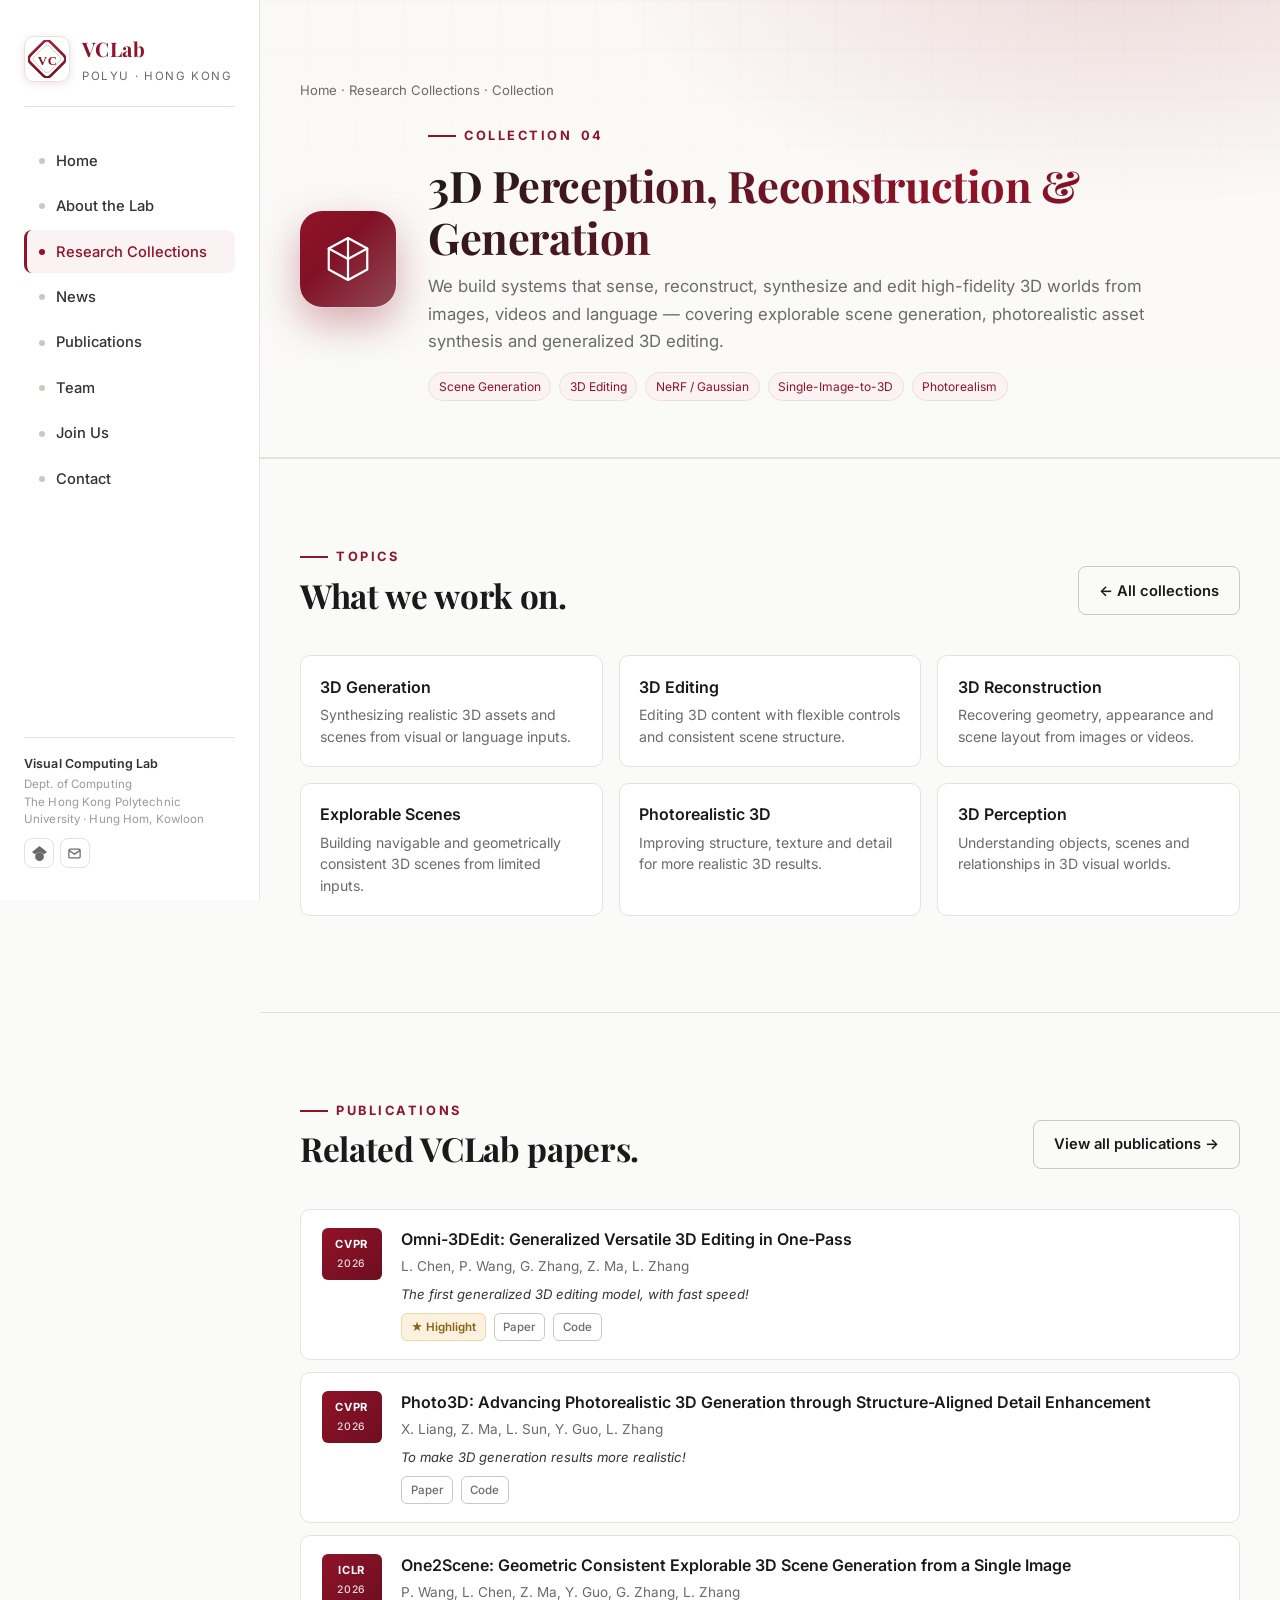
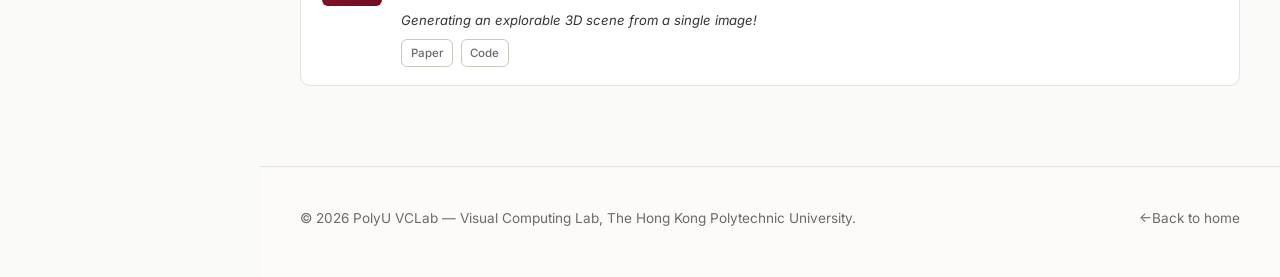
<file: collections/3d.html>
<!DOCTYPE html>
<html lang="en">
<head>
<meta charset="UTF-8" />
<meta name="viewport" content="width=device-width, initial-scale=1.0" />
<title>Collection · PolyU VCLab</title>
<link rel="icon" type="image/svg+xml" href="../assets/icons/favicon.svg" />
<link rel="preconnect" href="https://fonts.googleapis.com" />
<link rel="preconnect" href="https://fonts.gstatic.com" crossorigin />
<link href="https://fonts.googleapis.com/css2?family=Inter:wght@400;500;600;700&family=Playfair+Display:wght@600;700&display=swap" rel="stylesheet" />
<link rel="stylesheet" href="../assets/css/style.css" />
<link rel="stylesheet" href="../assets/css/collection.css" />
</head>
<body data-collection="3d">

<button class="menu-toggle" aria-label="Toggle menu" onclick="document.querySelector('.sidebar').classList.toggle('is-open')">
  <svg width="20" height="20" viewBox="0 0 24 24" fill="none" stroke="currentColor" stroke-width="2" stroke-linecap="round"><path d="M3 6h18M3 12h18M3 18h18"/></svg>
</button>

<div class="layout">

  <aside class="sidebar">
    <div class="brand">
      <img class="brand__logo" src="../assets/icons/vclab-logo.svg" alt="VCLab logo" />
      <div>
        <div class="brand__text">VCLab</div>
        <div class="brand__sub">PolyU · Hong Kong</div>
      </div>
    </div>
    <nav class="sidebar__nav">
      <a href="../index.html#home"><span class="dot"></span>Home</a>
      <a href="../index.html#about"><span class="dot"></span>About the Lab</a>
      <a href="../index.html#research" class="active"><span class="dot"></span>Research Collections</a>
      <a href="../index.html#news"><span class="dot"></span>News</a>
      <a href="../index.html#publications"><span class="dot"></span>Publications</a>
      <a href="../index.html#team"><span class="dot"></span>Team</a>
      <a href="../index.html#join"><span class="dot"></span>Join Us</a>
      <a href="../index.html#contact"><span class="dot"></span>Contact</a>
    </nav>
    <div class="sidebar__footer">
      <strong>Visual Computing Lab</strong>Dept. of Computing<br/>The Hong Kong Polytechnic<br/>University · Hung Hom, Kowloon
      <div class="sidebar__socials">
        <a href="https://scholar.google.com/citations?user=tAK5l1IAAAAJ" target="_blank" rel="noopener" title="Google Scholar">
          <svg width="15" height="15" viewBox="0 0 24 24" fill="currentColor"><path d="M5.242 13.769L0 9.5 12 0l12 9.5-5.242 4.269C17.548 11.249 14.978 9.5 12 9.5c-2.977 0-5.548 1.748-6.758 4.269zM12 10a7 7 0 100 14 7 7 0 000-14z"/></svg>
        </a>
        <a href="mailto:cslzhang@comp.polyu.edu.hk" title="Email">
          <svg width="15" height="15" viewBox="0 0 24 24" fill="none" stroke="currentColor" stroke-width="2"><rect x="3" y="5" width="18" height="14" rx="2"/><path d="m3 7 9 6 9-6"/></svg>
        </a>
      </div>
    </div>
  </aside>

  <main class="main">

    <section class="col-hero">
      <div class="col-hero__bg"></div>
      <div class="container">
        <div class="col-crumb"><a href="../index.html">Home</a> · <a href="../index.html#research">Research Collections</a> · Collection <span id="col-num-crumb"></span></div>
        <div class="col-hero__inner">
          <div class="col-hero__icon" id="col-icon">
            <svg viewBox='0 0 64 64' fill='none' stroke='currentColor' stroke-width='2.5' stroke-linecap='round' stroke-linejoin='round'><path d='M32 8 L54 20 L54 44 L32 56 L10 44 L10 20 Z'/><path d='M32 8 L32 32 L10 20 M32 32 L54 20 M32 32 L32 56'/></svg>
          </div>
          <div>
            <div class="section-head__kicker">Collection <span id="col-num">04</span></div>
            <h1 id="col-title">3D Perception, Reconstruction & Generation</h1>
            <p class="lead" id="col-lead"></p>
            <div class="col-meta chip-row" id="col-tags"></div>
          </div>
        </div>
      </div>
    </section>

    <section>
      <div class="container">
        <div class="section-head">
          <div>
            <div class="section-head__kicker">Topics</div>
            <h2>What we work on.</h2>
          </div>
          <a class="btn btn--ghost" href="../index.html#research">&larr; All collections</a>
        </div>
        <div class="topics" id="topics"></div>
      </div>
    </section>

    <section>
      <div class="container">
        <div class="section-head">
          <div>
            <div class="section-head__kicker">Publications</div>
            <h2>Related VCLab papers.</h2>
          </div>
          <a class="btn btn--ghost" href="../index.html#publications">View all publications &rarr;</a>
        </div>
        <div class="pub-list" id="pub-list"></div>
      </div>
    </section>

    <footer>
      <div class="container">
        <div>&copy; 2026 PolyU VCLab &mdash; Visual Computing Lab, The Hong Kong Polytechnic University.</div>
        <div><a href="../index.html">&larr;Back to home</a></div>
      </div>
    </footer>

  </main>
</div>

<script src="../assets/js/pubs.js"></script>
<script src="../assets/js/collection.js"></script>
</body>
</html>
</file>
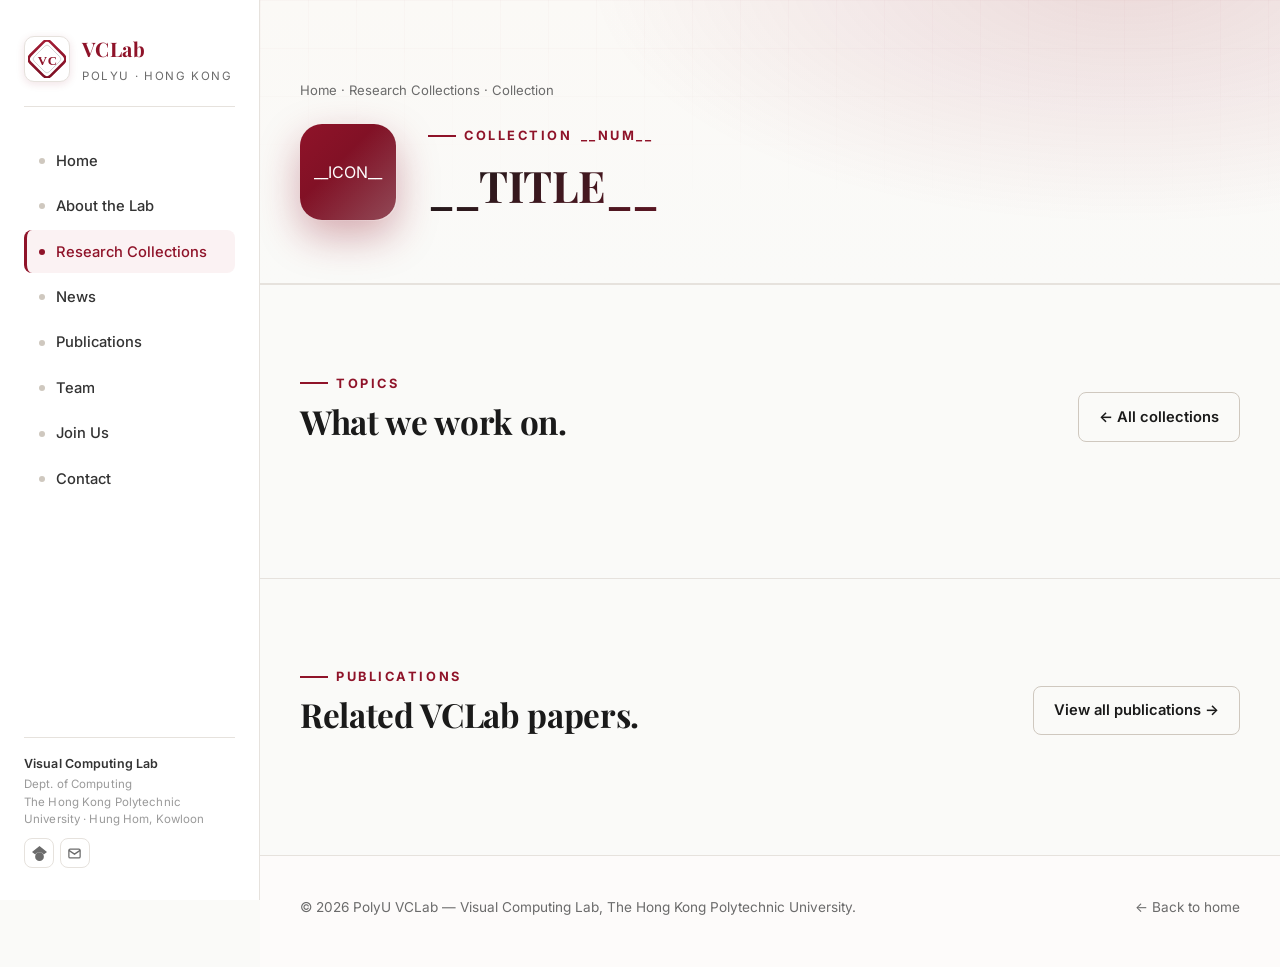
<file: collections/_template.html>
<!DOCTYPE html>
<html lang="en">
<head>
<meta charset="UTF-8" />
<meta name="viewport" content="width=device-width, initial-scale=1.0" />
<title>Collection · PolyU VCLab</title>
<link rel="icon" type="image/svg+xml" href="../assets/icons/favicon.svg" />
<link rel="preconnect" href="https://fonts.googleapis.com" />
<link rel="preconnect" href="https://fonts.gstatic.com" crossorigin />
<link href="https://fonts.googleapis.com/css2?family=Inter:wght@400;500;600;700&family=Playfair+Display:wght@600;700&display=swap" rel="stylesheet" />
<link rel="stylesheet" href="../assets/css/style.css" />
<link rel="stylesheet" href="../assets/css/collection.css" />
</head>
<body data-collection="__KEY__">

<button class="menu-toggle" aria-label="Toggle menu" onclick="document.querySelector('.sidebar').classList.toggle('is-open')">
  <svg width="20" height="20" viewBox="0 0 24 24" fill="none" stroke="currentColor" stroke-width="2" stroke-linecap="round"><path d="M3 6h18M3 12h18M3 18h18"/></svg>
</button>

<div class="layout">

  <aside class="sidebar">
    <div class="brand">
      <img class="brand__logo" src="../assets/icons/vclab-logo.svg" alt="VCLab logo" />
      <div>
        <div class="brand__text">VCLab</div>
        <div class="brand__sub">PolyU · Hong Kong</div>
      </div>
    </div>
    <nav class="sidebar__nav">
      <a href="../index.html#home"><span class="dot"></span>Home</a>
      <a href="../index.html#about"><span class="dot"></span>About the Lab</a>
      <a href="../index.html#research" class="active"><span class="dot"></span>Research Collections</a>
      <a href="../index.html#news"><span class="dot"></span>News</a>
      <a href="../index.html#publications"><span class="dot"></span>Publications</a>
      <a href="../index.html#team"><span class="dot"></span>Team</a>
      <a href="../index.html#join"><span class="dot"></span>Join Us</a>
      <a href="../index.html#contact"><span class="dot"></span>Contact</a>
    </nav>
    <div class="sidebar__footer">
      <strong>Visual Computing Lab</strong>Dept. of Computing<br/>The Hong Kong Polytechnic<br/>University · Hung Hom, Kowloon
      <div class="sidebar__socials">
        <a href="https://scholar.google.com/citations?user=tAK5l1IAAAAJ" target="_blank" rel="noopener" title="Google Scholar">
          <svg width="15" height="15" viewBox="0 0 24 24" fill="currentColor"><path d="M5.242 13.769L0 9.5 12 0l12 9.5-5.242 4.269C17.548 11.249 14.978 9.5 12 9.5c-2.977 0-5.548 1.748-6.758 4.269zM12 10a7 7 0 100 14 7 7 0 000-14z"/></svg>
        </a>
        <a href="mailto:cslzhang@comp.polyu.edu.hk" title="Email">
          <svg width="15" height="15" viewBox="0 0 24 24" fill="none" stroke="currentColor" stroke-width="2"><rect x="3" y="5" width="18" height="14" rx="2"/><path d="m3 7 9 6 9-6"/></svg>
        </a>
      </div>
    </div>
  </aside>

  <main class="main">

    <section class="col-hero">
      <div class="col-hero__bg"></div>
      <div class="container">
        <div class="col-crumb"><a href="../index.html">Home</a> · <a href="../index.html#research">Research Collections</a> · Collection <span id="col-num-crumb"></span></div>
        <div class="col-hero__inner">
          <div class="col-hero__icon" id="col-icon">
            __ICON__
          </div>
          <div>
            <div class="section-head__kicker">Collection <span id="col-num">__NUM__</span></div>
            <h1 id="col-title">__TITLE__</h1>
            <p class="lead" id="col-lead"></p>
            <div class="col-meta chip-row" id="col-tags"></div>
          </div>
        </div>
      </div>
    </section>

    <section>
      <div class="container">
        <div class="section-head">
          <div>
            <div class="section-head__kicker">Topics</div>
            <h2>What we work on.</h2>
          </div>
          <a class="btn btn--ghost" href="../index.html#research">← All collections</a>
        </div>
        <div class="topics" id="topics"></div>
      </div>
    </section>

    <section>
      <div class="container">
        <div class="section-head">
          <div>
            <div class="section-head__kicker">Publications</div>
            <h2>Related VCLab papers.</h2>
          </div>
          <a class="btn btn--ghost" href="../index.html#publications">View all publications →</a>
        </div>
        <div class="pub-list" id="pub-list"></div>
      </div>
    </section>

    <footer>
      <div class="container">
        <div>© 2026 PolyU VCLab — Visual Computing Lab, The Hong Kong Polytechnic University.</div>
        <div><a href="../index.html">← Back to home</a></div>
      </div>
    </footer>

  </main>
</div>

<script src="../assets/js/pubs.js"></script>
<script src="../assets/js/collection.js"></script>
</body>
</html>
</file>
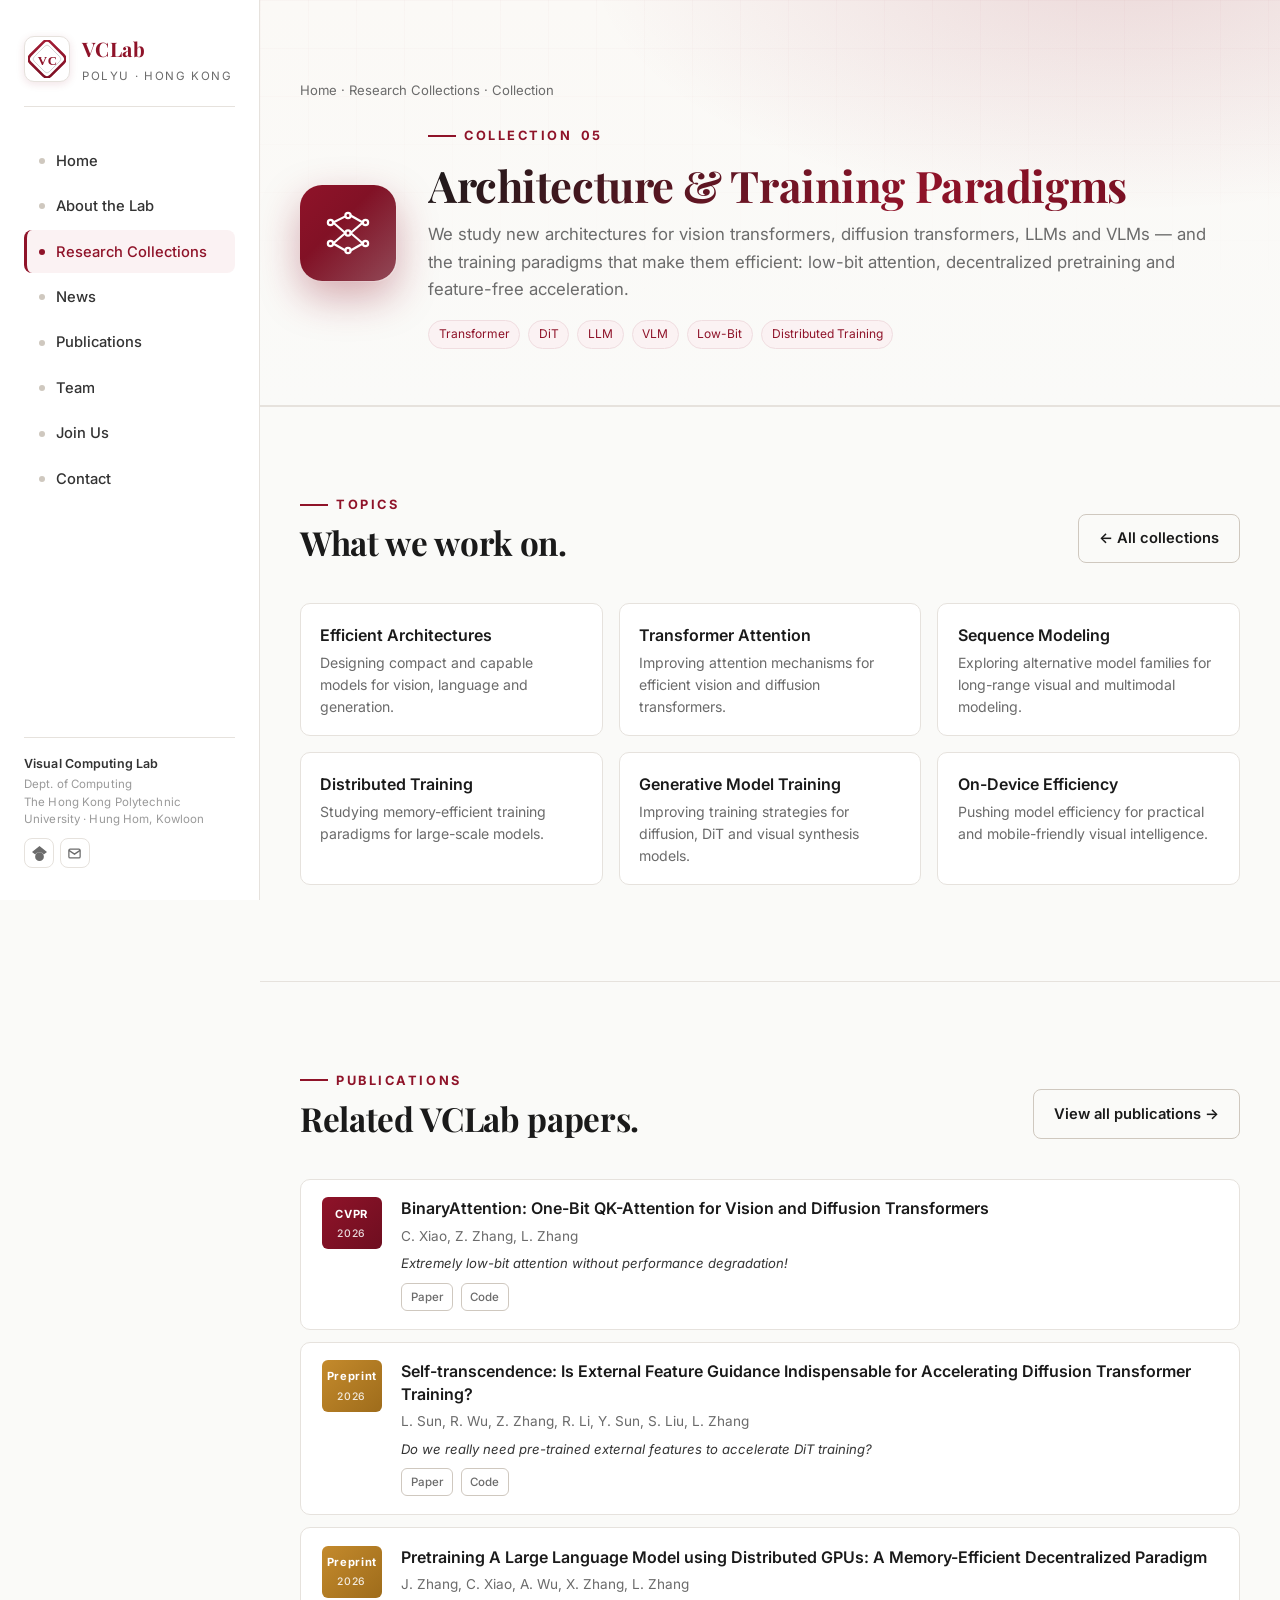
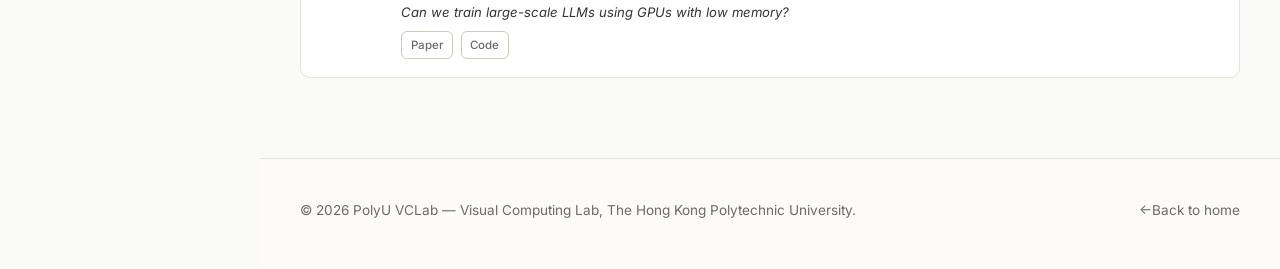
<file: collections/architecture.html>
<!DOCTYPE html>
<html lang="en">
<head>
<meta charset="UTF-8" />
<meta name="viewport" content="width=device-width, initial-scale=1.0" />
<title>Collection · PolyU VCLab</title>
<link rel="icon" type="image/svg+xml" href="../assets/icons/favicon.svg" />
<link rel="preconnect" href="https://fonts.googleapis.com" />
<link rel="preconnect" href="https://fonts.gstatic.com" crossorigin />
<link href="https://fonts.googleapis.com/css2?family=Inter:wght@400;500;600;700&family=Playfair+Display:wght@600;700&display=swap" rel="stylesheet" />
<link rel="stylesheet" href="../assets/css/style.css" />
<link rel="stylesheet" href="../assets/css/collection.css" />
</head>
<body data-collection="architecture">

<button class="menu-toggle" aria-label="Toggle menu" onclick="document.querySelector('.sidebar').classList.toggle('is-open')">
  <svg width="20" height="20" viewBox="0 0 24 24" fill="none" stroke="currentColor" stroke-width="2" stroke-linecap="round"><path d="M3 6h18M3 12h18M3 18h18"/></svg>
</button>

<div class="layout">

  <aside class="sidebar">
    <div class="brand">
      <img class="brand__logo" src="../assets/icons/vclab-logo.svg" alt="VCLab logo" />
      <div>
        <div class="brand__text">VCLab</div>
        <div class="brand__sub">PolyU · Hong Kong</div>
      </div>
    </div>
    <nav class="sidebar__nav">
      <a href="../index.html#home"><span class="dot"></span>Home</a>
      <a href="../index.html#about"><span class="dot"></span>About the Lab</a>
      <a href="../index.html#research" class="active"><span class="dot"></span>Research Collections</a>
      <a href="../index.html#news"><span class="dot"></span>News</a>
      <a href="../index.html#publications"><span class="dot"></span>Publications</a>
      <a href="../index.html#team"><span class="dot"></span>Team</a>
      <a href="../index.html#join"><span class="dot"></span>Join Us</a>
      <a href="../index.html#contact"><span class="dot"></span>Contact</a>
    </nav>
    <div class="sidebar__footer">
      <strong>Visual Computing Lab</strong>Dept. of Computing<br/>The Hong Kong Polytechnic<br/>University · Hung Hom, Kowloon
      <div class="sidebar__socials">
        <a href="https://scholar.google.com/citations?user=tAK5l1IAAAAJ" target="_blank" rel="noopener" title="Google Scholar">
          <svg width="15" height="15" viewBox="0 0 24 24" fill="currentColor"><path d="M5.242 13.769L0 9.5 12 0l12 9.5-5.242 4.269C17.548 11.249 14.978 9.5 12 9.5c-2.977 0-5.548 1.748-6.758 4.269zM12 10a7 7 0 100 14 7 7 0 000-14z"/></svg>
        </a>
        <a href="mailto:cslzhang@comp.polyu.edu.hk" title="Email">
          <svg width="15" height="15" viewBox="0 0 24 24" fill="none" stroke="currentColor" stroke-width="2"><rect x="3" y="5" width="18" height="14" rx="2"/><path d="m3 7 9 6 9-6"/></svg>
        </a>
      </div>
    </div>
  </aside>

  <main class="main">

    <section class="col-hero">
      <div class="col-hero__bg"></div>
      <div class="container">
        <div class="col-crumb"><a href="../index.html">Home</a> · <a href="../index.html#research">Research Collections</a> · Collection <span id="col-num-crumb"></span></div>
        <div class="col-hero__inner">
          <div class="col-hero__icon" id="col-icon">
            <svg viewBox='0 0 64 64' fill='none' stroke='currentColor' stroke-width='2.5' stroke-linecap='round' stroke-linejoin='round'><circle cx='12' cy='20' r='3'/><circle cx='12' cy='44' r='3'/><circle cx='32' cy='12' r='3'/><circle cx='32' cy='32' r='3'/><circle cx='32' cy='52' r='3'/><circle cx='52' cy='20' r='3'/><circle cx='52' cy='44' r='3'/><path d='M15 20 L29 13 M15 20 L29 32 M15 44 L29 32 M15 44 L29 52 M35 12 L49 20 M35 32 L49 20 M35 32 L49 44 M35 52 L49 44'/></svg>
          </div>
          <div>
            <div class="section-head__kicker">Collection <span id="col-num">05</span></div>
            <h1 id="col-title">Architecture & Training Paradigms</h1>
            <p class="lead" id="col-lead"></p>
            <div class="col-meta chip-row" id="col-tags"></div>
          </div>
        </div>
      </div>
    </section>

    <section>
      <div class="container">
        <div class="section-head">
          <div>
            <div class="section-head__kicker">Topics</div>
            <h2>What we work on.</h2>
          </div>
          <a class="btn btn--ghost" href="../index.html#research">&larr; All collections</a>
        </div>
        <div class="topics" id="topics"></div>
      </div>
    </section>

    <section>
      <div class="container">
        <div class="section-head">
          <div>
            <div class="section-head__kicker">Publications</div>
            <h2>Related VCLab papers.</h2>
          </div>
          <a class="btn btn--ghost" href="../index.html#publications">View all publications &rarr;</a>
        </div>
        <div class="pub-list" id="pub-list"></div>
      </div>
    </section>

    <footer>
      <div class="container">
        <div>&copy; 2026 PolyU VCLab &mdash; Visual Computing Lab, The Hong Kong Polytechnic University.</div>
        <div><a href="../index.html">&larr;Back to home</a></div>
      </div>
    </footer>

  </main>
</div>

<script src="../assets/js/pubs.js"></script>
<script src="../assets/js/collection.js"></script>
</body>
</html>
</file>
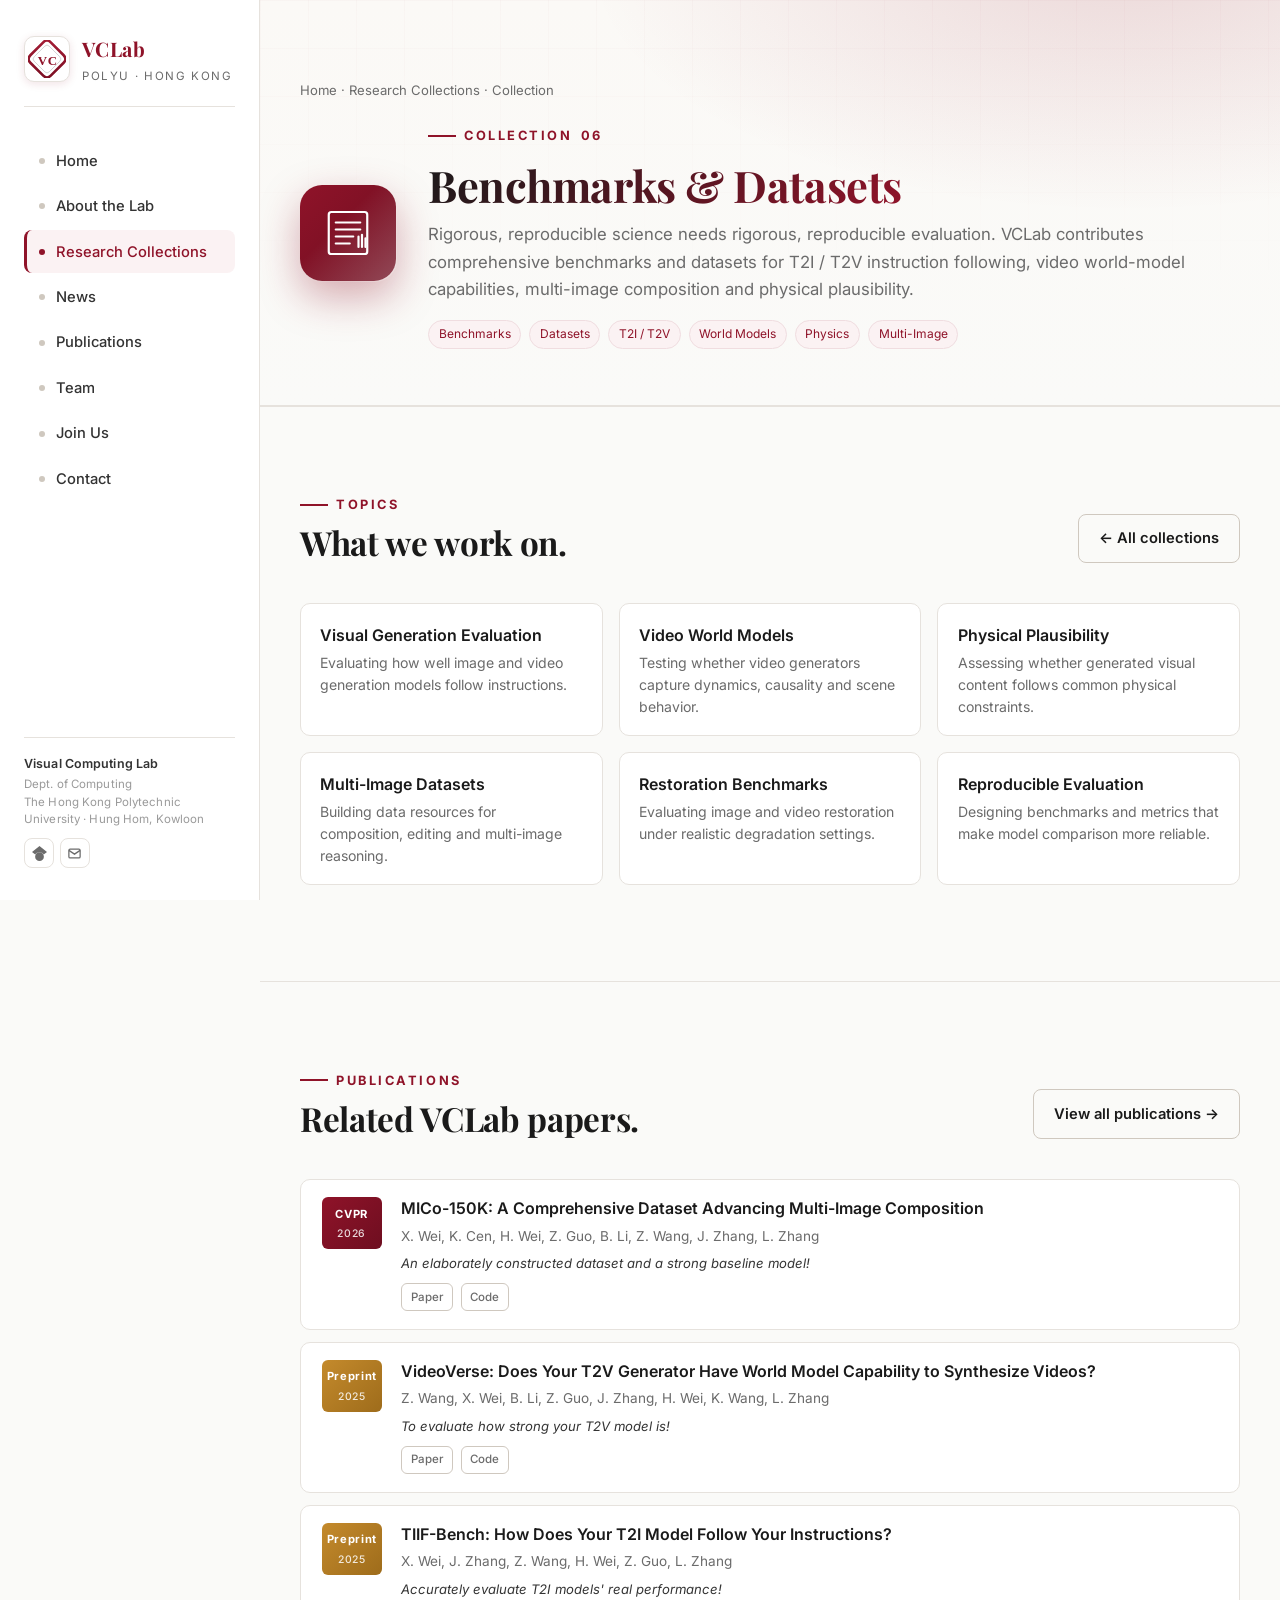
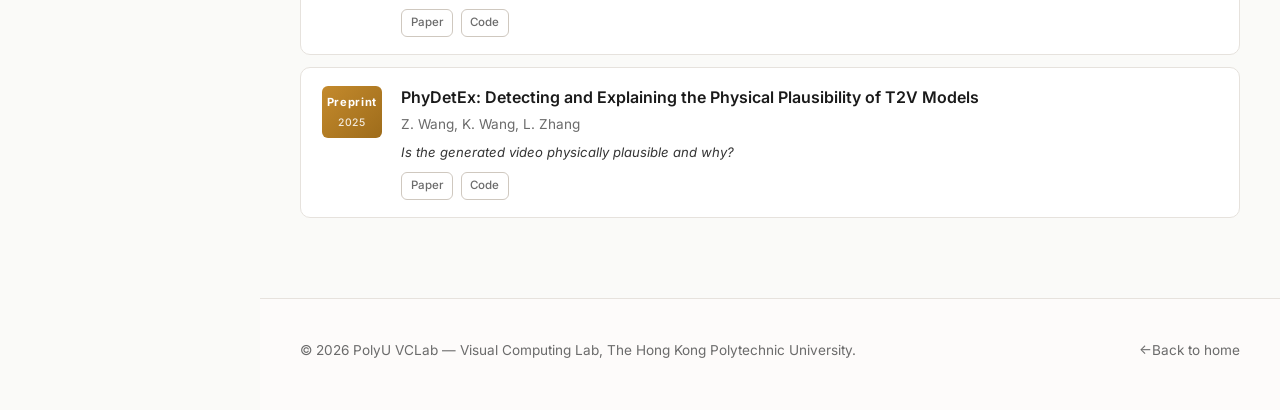
<file: collections/benchmarks.html>
<!DOCTYPE html>
<html lang="en">
<head>
<meta charset="UTF-8" />
<meta name="viewport" content="width=device-width, initial-scale=1.0" />
<title>Collection · PolyU VCLab</title>
<link rel="icon" type="image/svg+xml" href="../assets/icons/favicon.svg" />
<link rel="preconnect" href="https://fonts.googleapis.com" />
<link rel="preconnect" href="https://fonts.gstatic.com" crossorigin />
<link href="https://fonts.googleapis.com/css2?family=Inter:wght@400;500;600;700&family=Playfair+Display:wght@600;700&display=swap" rel="stylesheet" />
<link rel="stylesheet" href="../assets/css/style.css" />
<link rel="stylesheet" href="../assets/css/collection.css" />
</head>
<body data-collection="benchmarks">

<button class="menu-toggle" aria-label="Toggle menu" onclick="document.querySelector('.sidebar').classList.toggle('is-open')">
  <svg width="20" height="20" viewBox="0 0 24 24" fill="none" stroke="currentColor" stroke-width="2" stroke-linecap="round"><path d="M3 6h18M3 12h18M3 18h18"/></svg>
</button>

<div class="layout">

  <aside class="sidebar">
    <div class="brand">
      <img class="brand__logo" src="../assets/icons/vclab-logo.svg" alt="VCLab logo" />
      <div>
        <div class="brand__text">VCLab</div>
        <div class="brand__sub">PolyU · Hong Kong</div>
      </div>
    </div>
    <nav class="sidebar__nav">
      <a href="../index.html#home"><span class="dot"></span>Home</a>
      <a href="../index.html#about"><span class="dot"></span>About the Lab</a>
      <a href="../index.html#research" class="active"><span class="dot"></span>Research Collections</a>
      <a href="../index.html#news"><span class="dot"></span>News</a>
      <a href="../index.html#publications"><span class="dot"></span>Publications</a>
      <a href="../index.html#team"><span class="dot"></span>Team</a>
      <a href="../index.html#join"><span class="dot"></span>Join Us</a>
      <a href="../index.html#contact"><span class="dot"></span>Contact</a>
    </nav>
    <div class="sidebar__footer">
      <strong>Visual Computing Lab</strong>Dept. of Computing<br/>The Hong Kong Polytechnic<br/>University · Hung Hom, Kowloon
      <div class="sidebar__socials">
        <a href="https://scholar.google.com/citations?user=tAK5l1IAAAAJ" target="_blank" rel="noopener" title="Google Scholar">
          <svg width="15" height="15" viewBox="0 0 24 24" fill="currentColor"><path d="M5.242 13.769L0 9.5 12 0l12 9.5-5.242 4.269C17.548 11.249 14.978 9.5 12 9.5c-2.977 0-5.548 1.748-6.758 4.269zM12 10a7 7 0 100 14 7 7 0 000-14z"/></svg>
        </a>
        <a href="mailto:cslzhang@comp.polyu.edu.hk" title="Email">
          <svg width="15" height="15" viewBox="0 0 24 24" fill="none" stroke="currentColor" stroke-width="2"><rect x="3" y="5" width="18" height="14" rx="2"/><path d="m3 7 9 6 9-6"/></svg>
        </a>
      </div>
    </div>
  </aside>

  <main class="main">

    <section class="col-hero">
      <div class="col-hero__bg"></div>
      <div class="container">
        <div class="col-crumb"><a href="../index.html">Home</a> · <a href="../index.html#research">Research Collections</a> · Collection <span id="col-num-crumb"></span></div>
        <div class="col-hero__inner">
          <div class="col-hero__icon" id="col-icon">
            <svg viewBox='0 0 64 64' fill='none' stroke='currentColor' stroke-width='2.5' stroke-linecap='round' stroke-linejoin='round'><rect x='10' y='8' width='44' height='48' rx='3'/><path d='M18 20 h28 M18 28 h28 M18 36 h20 M18 44 h16'/><path d='M44 48 L44 36 M48 48 L48 34 M52 48 L52 38'/></svg>
          </div>
          <div>
            <div class="section-head__kicker">Collection <span id="col-num">06</span></div>
            <h1 id="col-title">Benchmarks & Datasets</h1>
            <p class="lead" id="col-lead"></p>
            <div class="col-meta chip-row" id="col-tags"></div>
          </div>
        </div>
      </div>
    </section>

    <section>
      <div class="container">
        <div class="section-head">
          <div>
            <div class="section-head__kicker">Topics</div>
            <h2>What we work on.</h2>
          </div>
          <a class="btn btn--ghost" href="../index.html#research">&larr; All collections</a>
        </div>
        <div class="topics" id="topics"></div>
      </div>
    </section>

    <section>
      <div class="container">
        <div class="section-head">
          <div>
            <div class="section-head__kicker">Publications</div>
            <h2>Related VCLab papers.</h2>
          </div>
          <a class="btn btn--ghost" href="../index.html#publications">View all publications &rarr;</a>
        </div>
        <div class="pub-list" id="pub-list"></div>
      </div>
    </section>

    <footer>
      <div class="container">
        <div>&copy; 2026 PolyU VCLab &mdash; Visual Computing Lab, The Hong Kong Polytechnic University.</div>
        <div><a href="../index.html">&larr;Back to home</a></div>
      </div>
    </footer>

  </main>
</div>

<script src="../assets/js/pubs.js"></script>
<script src="../assets/js/collection.js"></script>
</body>
</html>
</file>
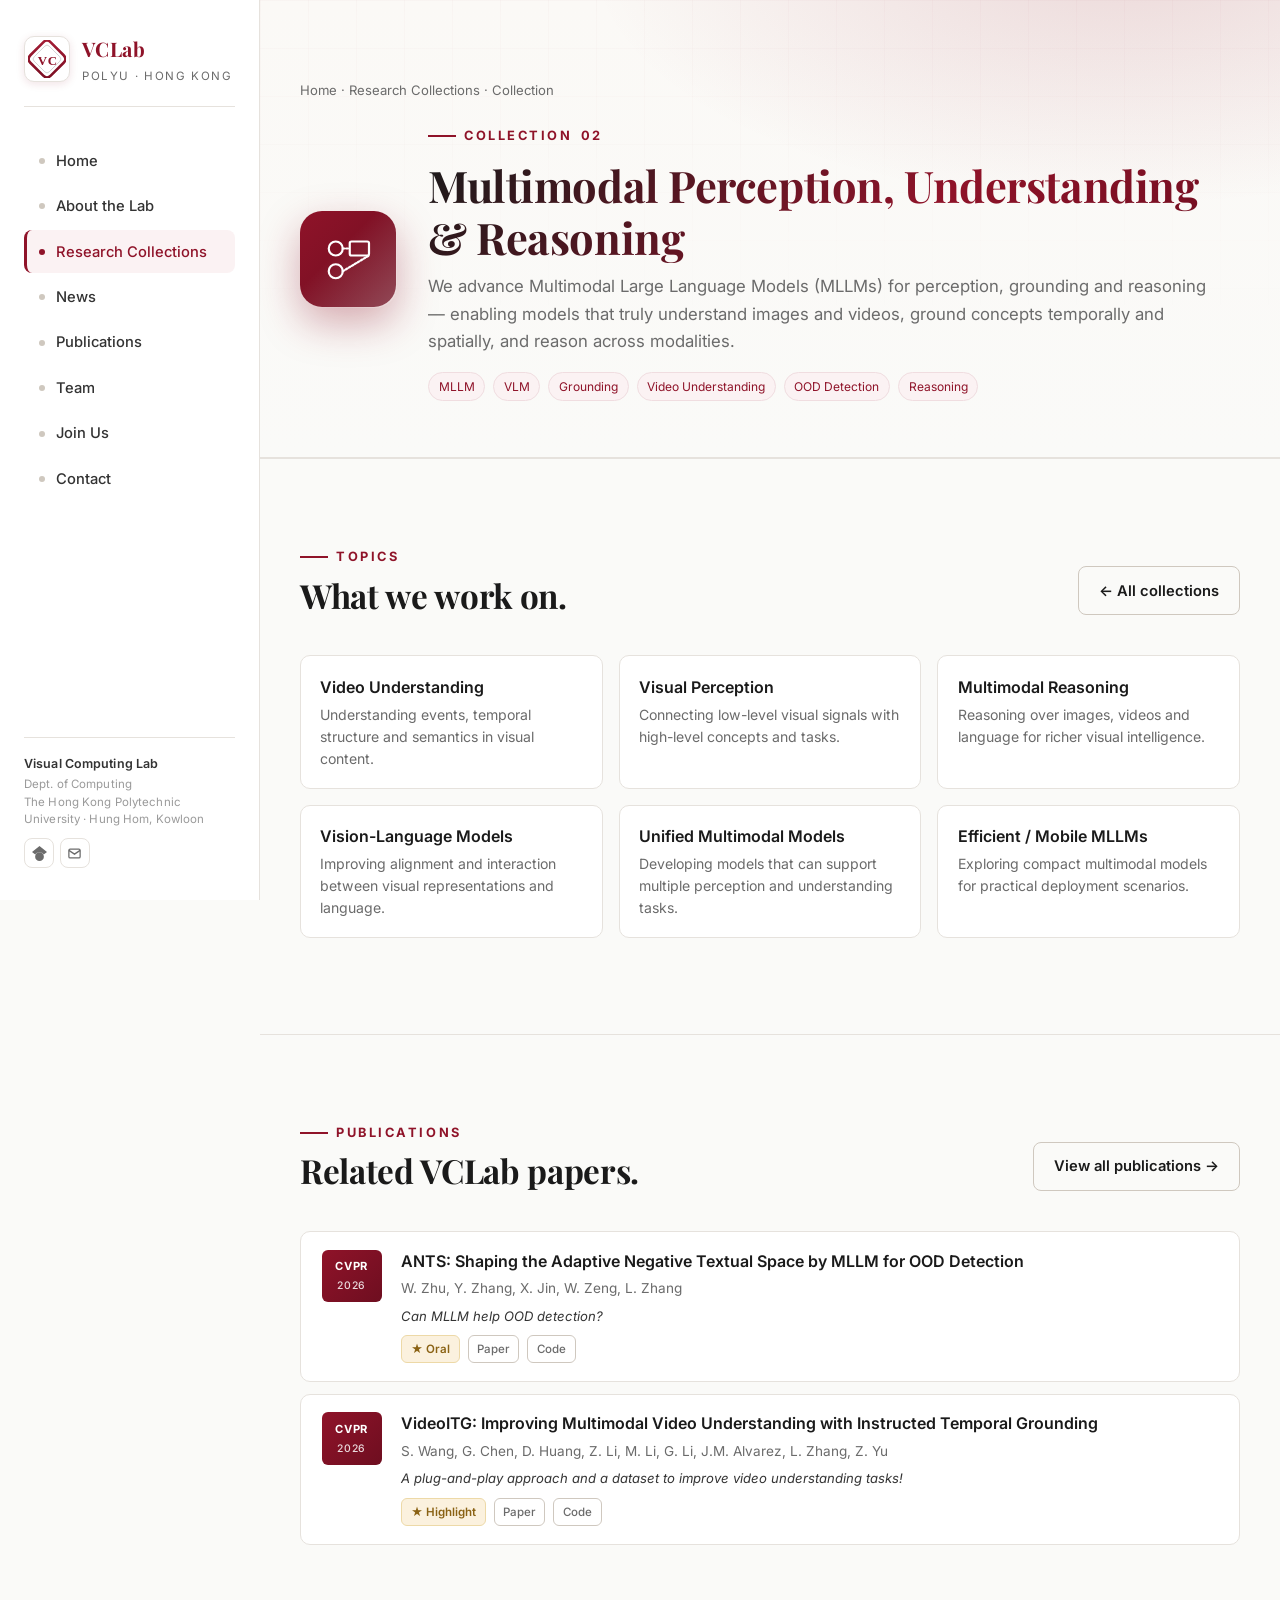
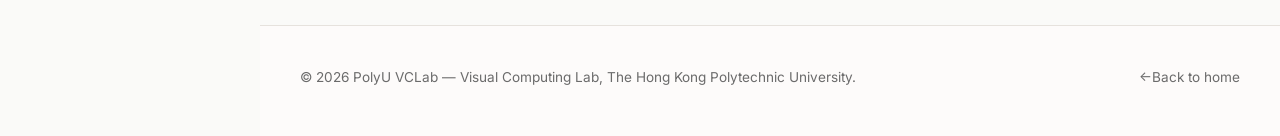
<file: collections/multimodal.html>
<!DOCTYPE html>
<html lang="en">
<head>
<meta charset="UTF-8" />
<meta name="viewport" content="width=device-width, initial-scale=1.0" />
<title>Collection · PolyU VCLab</title>
<link rel="icon" type="image/svg+xml" href="../assets/icons/favicon.svg" />
<link rel="preconnect" href="https://fonts.googleapis.com" />
<link rel="preconnect" href="https://fonts.gstatic.com" crossorigin />
<link href="https://fonts.googleapis.com/css2?family=Inter:wght@400;500;600;700&family=Playfair+Display:wght@600;700&display=swap" rel="stylesheet" />
<link rel="stylesheet" href="../assets/css/style.css" />
<link rel="stylesheet" href="../assets/css/collection.css" />
</head>
<body data-collection="multimodal">

<button class="menu-toggle" aria-label="Toggle menu" onclick="document.querySelector('.sidebar').classList.toggle('is-open')">
  <svg width="20" height="20" viewBox="0 0 24 24" fill="none" stroke="currentColor" stroke-width="2" stroke-linecap="round"><path d="M3 6h18M3 12h18M3 18h18"/></svg>
</button>

<div class="layout">

  <aside class="sidebar">
    <div class="brand">
      <img class="brand__logo" src="../assets/icons/vclab-logo.svg" alt="VCLab logo" />
      <div>
        <div class="brand__text">VCLab</div>
        <div class="brand__sub">PolyU · Hong Kong</div>
      </div>
    </div>
    <nav class="sidebar__nav">
      <a href="../index.html#home"><span class="dot"></span>Home</a>
      <a href="../index.html#about"><span class="dot"></span>About the Lab</a>
      <a href="../index.html#research" class="active"><span class="dot"></span>Research Collections</a>
      <a href="../index.html#news"><span class="dot"></span>News</a>
      <a href="../index.html#publications"><span class="dot"></span>Publications</a>
      <a href="../index.html#team"><span class="dot"></span>Team</a>
      <a href="../index.html#join"><span class="dot"></span>Join Us</a>
      <a href="../index.html#contact"><span class="dot"></span>Contact</a>
    </nav>
    <div class="sidebar__footer">
      <strong>Visual Computing Lab</strong>Dept. of Computing<br/>The Hong Kong Polytechnic<br/>University · Hung Hom, Kowloon
      <div class="sidebar__socials">
        <a href="https://scholar.google.com/citations?user=tAK5l1IAAAAJ" target="_blank" rel="noopener" title="Google Scholar">
          <svg width="15" height="15" viewBox="0 0 24 24" fill="currentColor"><path d="M5.242 13.769L0 9.5 12 0l12 9.5-5.242 4.269C17.548 11.249 14.978 9.5 12 9.5c-2.977 0-5.548 1.748-6.758 4.269zM12 10a7 7 0 100 14 7 7 0 000-14z"/></svg>
        </a>
        <a href="mailto:cslzhang@comp.polyu.edu.hk" title="Email">
          <svg width="15" height="15" viewBox="0 0 24 24" fill="none" stroke="currentColor" stroke-width="2"><rect x="3" y="5" width="18" height="14" rx="2"/><path d="m3 7 9 6 9-6"/></svg>
        </a>
      </div>
    </div>
  </aside>

  <main class="main">

    <section class="col-hero">
      <div class="col-hero__bg"></div>
      <div class="container">
        <div class="col-crumb"><a href="../index.html">Home</a> · <a href="../index.html#research">Research Collections</a> · Collection <span id="col-num-crumb"></span></div>
        <div class="col-hero__inner">
          <div class="col-hero__icon" id="col-icon">
            <svg viewBox='0 0 64 64' fill='none' stroke='currentColor' stroke-width='2.5' stroke-linecap='round' stroke-linejoin='round'><circle cx='18' cy='20' r='8'/><rect x='34' y='12' width='22' height='16' rx='2'/><circle cx='18' cy='46' r='8'/><path d='M26 20 L34 20 M26 46 L56 28' stroke-dasharray='2 2'/></svg>
          </div>
          <div>
            <div class="section-head__kicker">Collection <span id="col-num">02</span></div>
            <h1 id="col-title">Multimodal Perception, Understanding & Reasoning</h1>
            <p class="lead" id="col-lead"></p>
            <div class="col-meta chip-row" id="col-tags"></div>
          </div>
        </div>
      </div>
    </section>

    <section>
      <div class="container">
        <div class="section-head">
          <div>
            <div class="section-head__kicker">Topics</div>
            <h2>What we work on.</h2>
          </div>
          <a class="btn btn--ghost" href="../index.html#research">&larr; All collections</a>
        </div>
        <div class="topics" id="topics"></div>
      </div>
    </section>

    <section>
      <div class="container">
        <div class="section-head">
          <div>
            <div class="section-head__kicker">Publications</div>
            <h2>Related VCLab papers.</h2>
          </div>
          <a class="btn btn--ghost" href="../index.html#publications">View all publications &rarr;</a>
        </div>
        <div class="pub-list" id="pub-list"></div>
      </div>
    </section>

    <footer>
      <div class="container">
        <div>&copy; 2026 PolyU VCLab &mdash; Visual Computing Lab, The Hong Kong Polytechnic University.</div>
        <div><a href="../index.html">&larr;Back to home</a></div>
      </div>
    </footer>

  </main>
</div>

<script src="../assets/js/pubs.js"></script>
<script src="../assets/js/collection.js"></script>
</body>
</html>
</file>
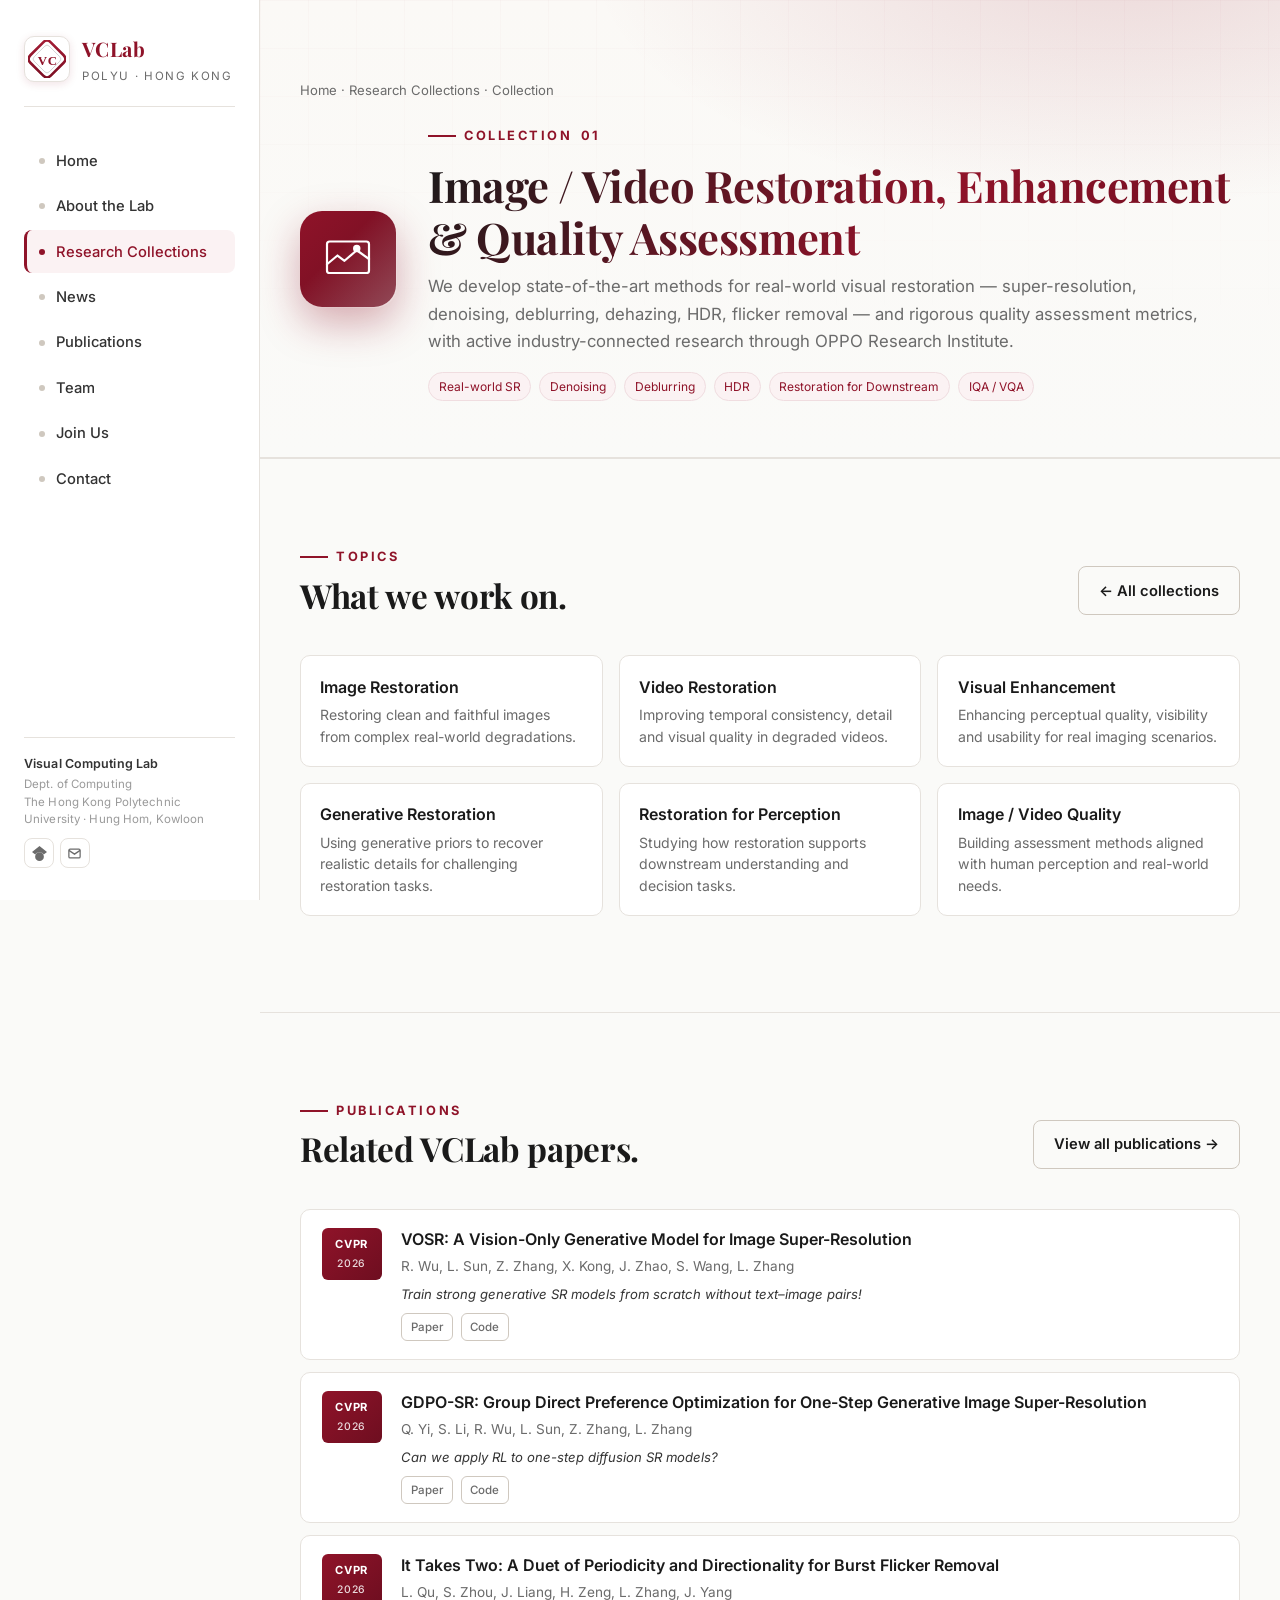
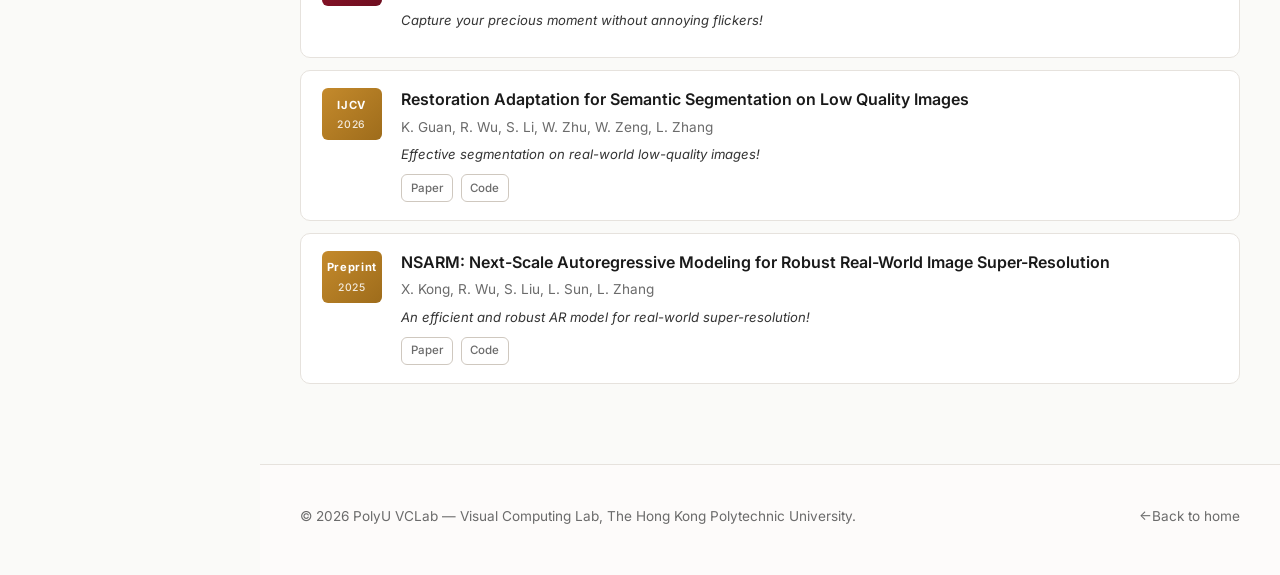
<file: collections/restoration.html>
<!DOCTYPE html>
<html lang="en">
<head>
<meta charset="UTF-8" />
<meta name="viewport" content="width=device-width, initial-scale=1.0" />
<title>Collection · PolyU VCLab</title>
<link rel="icon" type="image/svg+xml" href="../assets/icons/favicon.svg" />
<link rel="preconnect" href="https://fonts.googleapis.com" />
<link rel="preconnect" href="https://fonts.gstatic.com" crossorigin />
<link href="https://fonts.googleapis.com/css2?family=Inter:wght@400;500;600;700&family=Playfair+Display:wght@600;700&display=swap" rel="stylesheet" />
<link rel="stylesheet" href="../assets/css/style.css" />
<link rel="stylesheet" href="../assets/css/collection.css" />
</head>
<body data-collection="restoration">

<button class="menu-toggle" aria-label="Toggle menu" onclick="document.querySelector('.sidebar').classList.toggle('is-open')">
  <svg width="20" height="20" viewBox="0 0 24 24" fill="none" stroke="currentColor" stroke-width="2" stroke-linecap="round"><path d="M3 6h18M3 12h18M3 18h18"/></svg>
</button>

<div class="layout">

  <aside class="sidebar">
    <div class="brand">
      <img class="brand__logo" src="../assets/icons/vclab-logo.svg" alt="VCLab logo" />
      <div>
        <div class="brand__text">VCLab</div>
        <div class="brand__sub">PolyU · Hong Kong</div>
      </div>
    </div>
    <nav class="sidebar__nav">
      <a href="../index.html#home"><span class="dot"></span>Home</a>
      <a href="../index.html#about"><span class="dot"></span>About the Lab</a>
      <a href="../index.html#research" class="active"><span class="dot"></span>Research Collections</a>
      <a href="../index.html#news"><span class="dot"></span>News</a>
      <a href="../index.html#publications"><span class="dot"></span>Publications</a>
      <a href="../index.html#team"><span class="dot"></span>Team</a>
      <a href="../index.html#join"><span class="dot"></span>Join Us</a>
      <a href="../index.html#contact"><span class="dot"></span>Contact</a>
    </nav>
    <div class="sidebar__footer">
      <strong>Visual Computing Lab</strong>Dept. of Computing<br/>The Hong Kong Polytechnic<br/>University · Hung Hom, Kowloon
      <div class="sidebar__socials">
        <a href="https://scholar.google.com/citations?user=tAK5l1IAAAAJ" target="_blank" rel="noopener" title="Google Scholar">
          <svg width="15" height="15" viewBox="0 0 24 24" fill="currentColor"><path d="M5.242 13.769L0 9.5 12 0l12 9.5-5.242 4.269C17.548 11.249 14.978 9.5 12 9.5c-2.977 0-5.548 1.748-6.758 4.269zM12 10a7 7 0 100 14 7 7 0 000-14z"/></svg>
        </a>
        <a href="mailto:cslzhang@comp.polyu.edu.hk" title="Email">
          <svg width="15" height="15" viewBox="0 0 24 24" fill="none" stroke="currentColor" stroke-width="2"><rect x="3" y="5" width="18" height="14" rx="2"/><path d="m3 7 9 6 9-6"/></svg>
        </a>
      </div>
    </div>
  </aside>

  <main class="main">

    <section class="col-hero">
      <div class="col-hero__bg"></div>
      <div class="container">
        <div class="col-crumb"><a href="../index.html">Home</a> · <a href="../index.html#research">Research Collections</a> · Collection <span id="col-num-crumb"></span></div>
        <div class="col-hero__inner">
          <div class="col-hero__icon" id="col-icon">
            <svg viewBox='0 0 64 64' fill='none' stroke='currentColor' stroke-width='2.5' stroke-linecap='round' stroke-linejoin='round'><rect x='8' y='12' width='48' height='36' rx='3'/><path d='M8 38 L20 28 L28 34 L42 22 L56 32'/><circle cx='42' cy='20' r='3' fill='currentColor'/></svg>
          </div>
          <div>
            <div class="section-head__kicker">Collection <span id="col-num">01</span></div>
            <h1 id="col-title">Image / Video Restoration, Enhancement & Quality Assessment</h1>
            <p class="lead" id="col-lead"></p>
            <div class="col-meta chip-row" id="col-tags"></div>
          </div>
        </div>
      </div>
    </section>

    <section>
      <div class="container">
        <div class="section-head">
          <div>
            <div class="section-head__kicker">Topics</div>
            <h2>What we work on.</h2>
          </div>
          <a class="btn btn--ghost" href="../index.html#research">&larr; All collections</a>
        </div>
        <div class="topics" id="topics"></div>
      </div>
    </section>

    <section>
      <div class="container">
        <div class="section-head">
          <div>
            <div class="section-head__kicker">Publications</div>
            <h2>Related VCLab papers.</h2>
          </div>
          <a class="btn btn--ghost" href="../index.html#publications">View all publications &rarr;</a>
        </div>
        <div class="pub-list" id="pub-list"></div>
      </div>
    </section>

    <footer>
      <div class="container">
        <div>&copy; 2026 PolyU VCLab &mdash; Visual Computing Lab, The Hong Kong Polytechnic University.</div>
        <div><a href="../index.html">&larr;Back to home</a></div>
      </div>
    </footer>

  </main>
</div>

<script src="../assets/js/pubs.js"></script>
<script src="../assets/js/collection.js"></script>
</body>
</html>
</file>
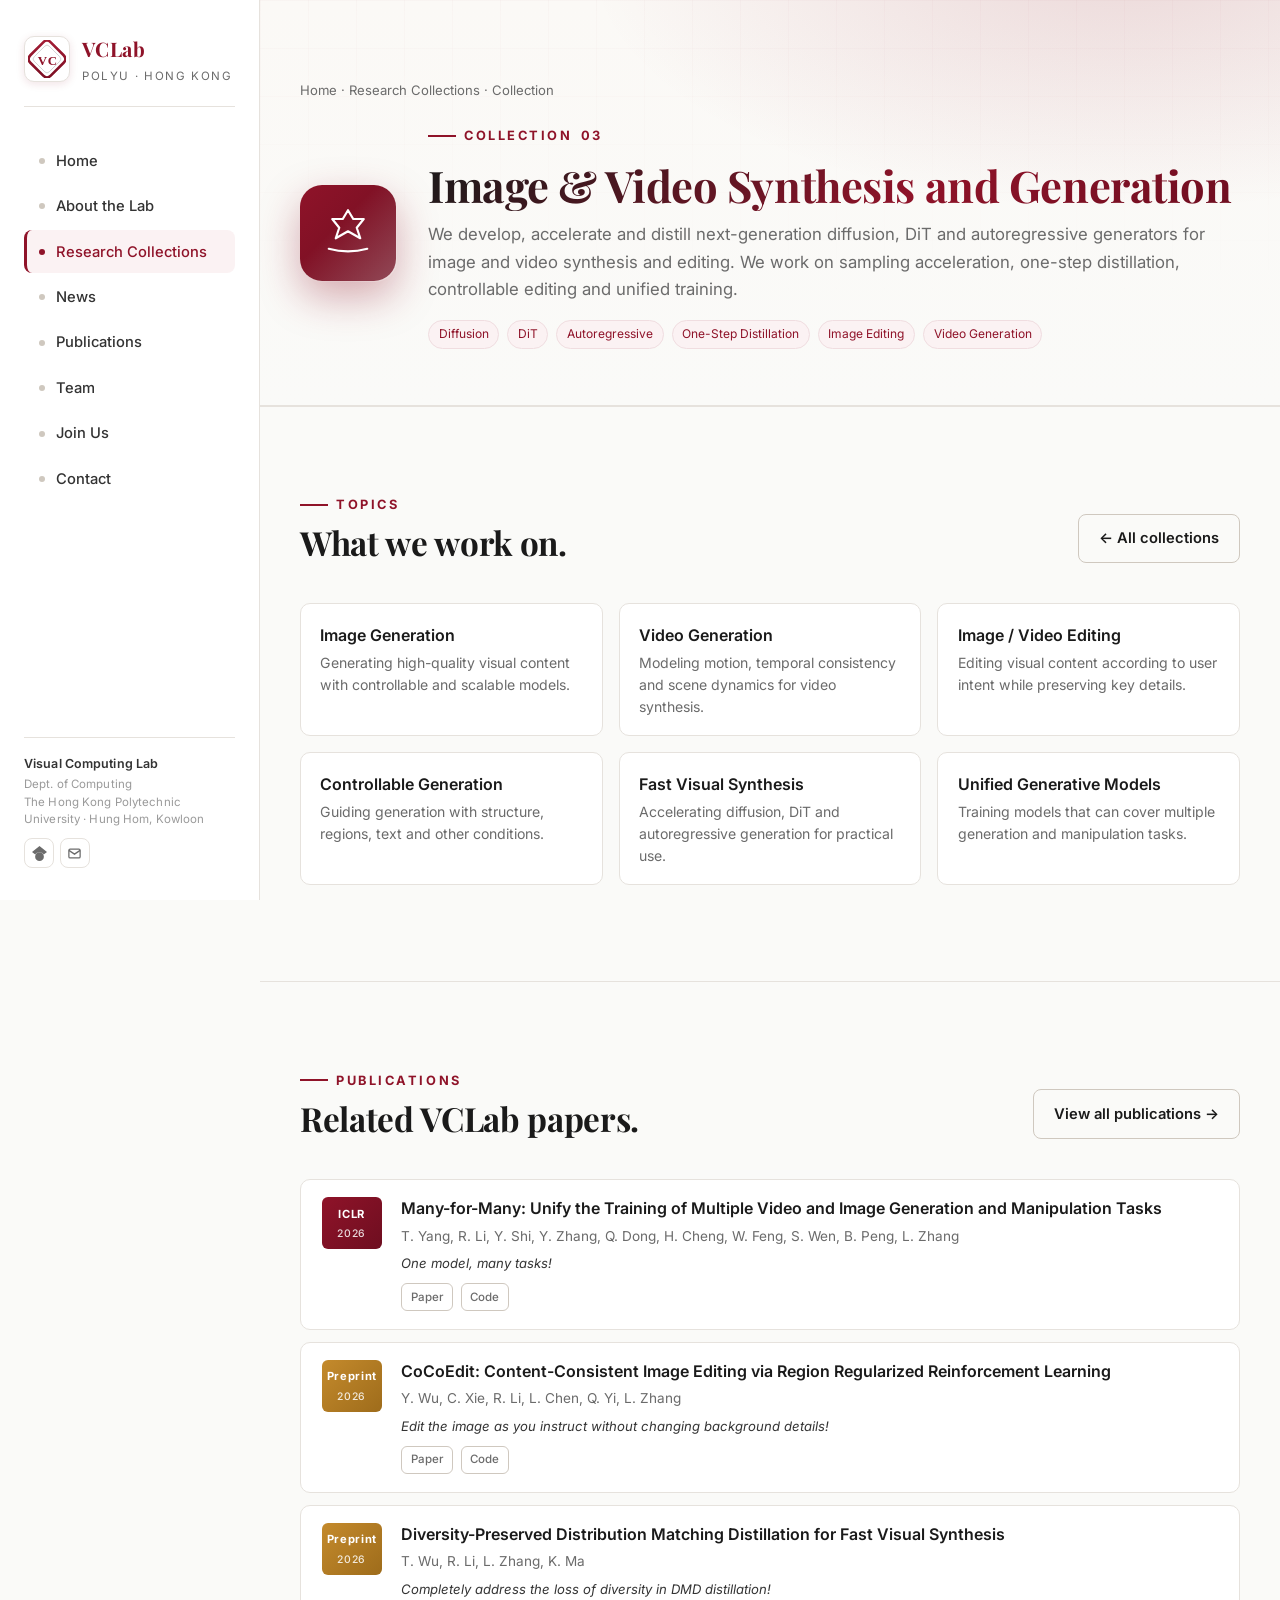
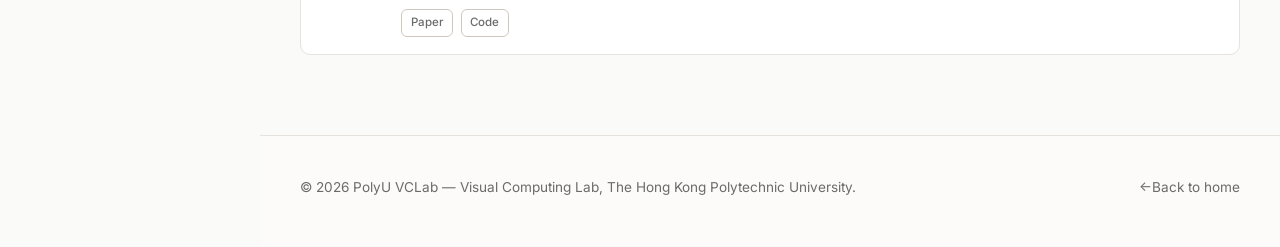
<file: collections/synthesis.html>
<!DOCTYPE html>
<html lang="en">
<head>
<meta charset="UTF-8" />
<meta name="viewport" content="width=device-width, initial-scale=1.0" />
<title>Collection · PolyU VCLab</title>
<link rel="icon" type="image/svg+xml" href="../assets/icons/favicon.svg" />
<link rel="preconnect" href="https://fonts.googleapis.com" />
<link rel="preconnect" href="https://fonts.gstatic.com" crossorigin />
<link href="https://fonts.googleapis.com/css2?family=Inter:wght@400;500;600;700&family=Playfair+Display:wght@600;700&display=swap" rel="stylesheet" />
<link rel="stylesheet" href="../assets/css/style.css" />
<link rel="stylesheet" href="../assets/css/collection.css" />
</head>
<body data-collection="synthesis">

<button class="menu-toggle" aria-label="Toggle menu" onclick="document.querySelector('.sidebar').classList.toggle('is-open')">
  <svg width="20" height="20" viewBox="0 0 24 24" fill="none" stroke="currentColor" stroke-width="2" stroke-linecap="round"><path d="M3 6h18M3 12h18M3 18h18"/></svg>
</button>

<div class="layout">

  <aside class="sidebar">
    <div class="brand">
      <img class="brand__logo" src="../assets/icons/vclab-logo.svg" alt="VCLab logo" />
      <div>
        <div class="brand__text">VCLab</div>
        <div class="brand__sub">PolyU · Hong Kong</div>
      </div>
    </div>
    <nav class="sidebar__nav">
      <a href="../index.html#home"><span class="dot"></span>Home</a>
      <a href="../index.html#about"><span class="dot"></span>About the Lab</a>
      <a href="../index.html#research" class="active"><span class="dot"></span>Research Collections</a>
      <a href="../index.html#news"><span class="dot"></span>News</a>
      <a href="../index.html#publications"><span class="dot"></span>Publications</a>
      <a href="../index.html#team"><span class="dot"></span>Team</a>
      <a href="../index.html#join"><span class="dot"></span>Join Us</a>
      <a href="../index.html#contact"><span class="dot"></span>Contact</a>
    </nav>
    <div class="sidebar__footer">
      <strong>Visual Computing Lab</strong>Dept. of Computing<br/>The Hong Kong Polytechnic<br/>University · Hung Hom, Kowloon
      <div class="sidebar__socials">
        <a href="https://scholar.google.com/citations?user=tAK5l1IAAAAJ" target="_blank" rel="noopener" title="Google Scholar">
          <svg width="15" height="15" viewBox="0 0 24 24" fill="currentColor"><path d="M5.242 13.769L0 9.5 12 0l12 9.5-5.242 4.269C17.548 11.249 14.978 9.5 12 9.5c-2.977 0-5.548 1.748-6.758 4.269zM12 10a7 7 0 100 14 7 7 0 000-14z"/></svg>
        </a>
        <a href="mailto:cslzhang@comp.polyu.edu.hk" title="Email">
          <svg width="15" height="15" viewBox="0 0 24 24" fill="none" stroke="currentColor" stroke-width="2"><rect x="3" y="5" width="18" height="14" rx="2"/><path d="m3 7 9 6 9-6"/></svg>
        </a>
      </div>
    </div>
  </aside>

  <main class="main">

    <section class="col-hero">
      <div class="col-hero__bg"></div>
      <div class="container">
        <div class="col-crumb"><a href="../index.html">Home</a> · <a href="../index.html#research">Research Collections</a> · Collection <span id="col-num-crumb"></span></div>
        <div class="col-hero__inner">
          <div class="col-hero__icon" id="col-icon">
            <svg viewBox='0 0 64 64' fill='none' stroke='currentColor' stroke-width='2.5' stroke-linecap='round' stroke-linejoin='round'><path d='M32 6 L38 16 L50 16 L42 26 L46 38 L32 30 L18 38 L22 26 L14 16 L26 16 Z'/><path d='M10 50 Q32 56 54 50'/></svg>
          </div>
          <div>
            <div class="section-head__kicker">Collection <span id="col-num">03</span></div>
            <h1 id="col-title">Image & Video Synthesis and Generation</h1>
            <p class="lead" id="col-lead"></p>
            <div class="col-meta chip-row" id="col-tags"></div>
          </div>
        </div>
      </div>
    </section>

    <section>
      <div class="container">
        <div class="section-head">
          <div>
            <div class="section-head__kicker">Topics</div>
            <h2>What we work on.</h2>
          </div>
          <a class="btn btn--ghost" href="../index.html#research">&larr; All collections</a>
        </div>
        <div class="topics" id="topics"></div>
      </div>
    </section>

    <section>
      <div class="container">
        <div class="section-head">
          <div>
            <div class="section-head__kicker">Publications</div>
            <h2>Related VCLab papers.</h2>
          </div>
          <a class="btn btn--ghost" href="../index.html#publications">View all publications &rarr;</a>
        </div>
        <div class="pub-list" id="pub-list"></div>
      </div>
    </section>

    <footer>
      <div class="container">
        <div>&copy; 2026 PolyU VCLab &mdash; Visual Computing Lab, The Hong Kong Polytechnic University.</div>
        <div><a href="../index.html">&larr;Back to home</a></div>
      </div>
    </footer>

  </main>
</div>

<script src="../assets/js/pubs.js"></script>
<script src="../assets/js/collection.js"></script>
</body>
</html>
</file>
<file: assets/css/style.css>
/* =========================================================
   PolyU VCLab — Visual Computing Lab
   Brand color: #8F1329 (PolyU brick red)
   ========================================================= */

:root {
  --polyu-red:        #8F1329;
  --polyu-red-dark:   #6E0E20;
  --polyu-red-soft:   #C8193D;
  --gold:             #D4A24C;
  --gold-soft:        #E8C685;
  --ink:              #1A1A1A;
  --ink-soft:         #333;
  --muted:            #6B6B6B;
  --muted-2:          #9A9A9A;
  --bg:               #FAFAF8;
  --bg-alt:           #F3EFEA;
  --surface:          #FFFFFF;
  --line:             #E6E2DD;
  --line-strong:      #CFC8BF;
  --shadow-sm:        0 1px 2px rgba(20,10,10,.04), 0 2px 8px rgba(20,10,10,.04);
  --shadow-md:        0 4px 14px rgba(30,10,15,.08), 0 12px 30px rgba(30,10,15,.06);
  --shadow-lg:        0 20px 50px rgba(30,10,15,.14);
  --radius:           12px;
  --radius-sm:        8px;
  --sidebar-w:        260px;
  --container:        1180px;
  --font-serif:       "Playfair Display", "Source Serif Pro", "Georgia", "Times New Roman", serif;
  --font-sans:        "Inter", "Helvetica Neue", "Segoe UI", -apple-system, BlinkMacSystemFont, "PingFang SC", "Microsoft YaHei", sans-serif;
}

* { box-sizing: border-box; }

html { scroll-behavior: smooth; }

body {
  margin: 0;
  font-family: var(--font-sans);
  background: var(--bg);
  color: var(--ink);
  line-height: 1.65;
  -webkit-font-smoothing: antialiased;
  -moz-osx-font-smoothing: grayscale;
}

a { color: var(--polyu-red); text-decoration: none; transition: color .2s ease; }
a:hover { color: var(--polyu-red-dark); }

h1, h2, h3, h4 { font-family: var(--font-serif); color: var(--ink); letter-spacing: -0.01em; line-height: 1.2; }
h1 { font-size: clamp(2.4rem, 4vw, 3.6rem); margin: 0 0 1rem; }
h2 { font-size: clamp(1.8rem, 2.6vw, 2.4rem); margin: 0 0 1.25rem; }
h3 { font-size: 1.25rem; margin: 0 0 .5rem; }

p { margin: 0 0 1rem; color: var(--ink-soft); }

/* ============ Layout ============ */
.layout {
  display: grid;
  grid-template-columns: var(--sidebar-w) 1fr;
  min-height: 100vh;
}

/* ============ Sidebar ============ */
.sidebar {
  position: fixed;
  top: 0; left: 0; bottom: 0;
  width: var(--sidebar-w);
  background: #FFFFFF;
  border-right: 1px solid var(--line);
  padding: 2rem 1.5rem;
  display: flex;
  flex-direction: column;
  gap: 2rem;
  z-index: 50;
  overflow-y: auto;
}

.brand {
  display: flex;
  align-items: center;
  gap: .75rem;
  padding-bottom: 1.25rem;
  border-bottom: 1px solid var(--line);
}
.brand__logo {
  width: 46px; height: 46px;
  border-radius: 10px;
  object-fit: cover;
  background: #fff;
  padding: 3px;
  border: 1px solid var(--line);
  box-shadow: 0 2px 8px rgba(143,19,41,.12);
}
.brand__text { font-family: var(--font-serif); font-weight: 700; font-size: 1.25rem; color: var(--polyu-red); letter-spacing: .02em; }
.brand__sub  { font-size: .72rem; color: var(--muted); text-transform: uppercase; letter-spacing: .14em; margin-top: 2px; }

.sidebar__nav { display: flex; flex-direction: column; gap: 2px; }
.sidebar__nav a {
  display: flex; align-items: center; gap: .7rem;
  padding: .6rem .75rem;
  border-radius: 8px;
  color: var(--ink-soft);
  font-size: .92rem;
  font-weight: 500;
  transition: background .18s ease, color .18s ease, transform .18s ease;
  border-left: 3px solid transparent;
}
.sidebar__nav a:hover { background: var(--bg-alt); color: var(--polyu-red); transform: translateX(2px); }
.sidebar__nav a.active { background: #FBF2F3; color: var(--polyu-red); border-left-color: var(--polyu-red); }
.sidebar__nav .dot { width: 6px; height: 6px; border-radius: 50%; background: var(--line-strong); flex-shrink: 0; }
.sidebar__nav a.active .dot, .sidebar__nav a:hover .dot { background: var(--polyu-red); }

.sidebar__footer { margin-top: auto; font-size: .72rem; color: var(--muted-2); line-height: 1.55; border-top: 1px solid var(--line); padding-top: 1rem; letter-spacing: .01em; }
.sidebar__footer strong { color: var(--ink-soft); font-weight: 600; display: block; font-size: .78rem; margin-bottom: .15rem; }
.sidebar__socials { display: flex; flex-wrap: wrap; gap: .35rem; margin-top: .55rem; }
.sidebar__socials a {
  width: 30px; height: 30px; display: grid; place-items: center;
  border: 1px solid var(--line); border-radius: 8px; color: var(--muted);
  transition: all .2s ease;
}
.sidebar__socials a:hover { color: var(--polyu-red); border-color: var(--polyu-red); background: #FBF2F3; transform: translateY(-1px); }
.sidebar__socials-red { font-weight: 900; }
.sidebar__socials-red svg text { fill: currentColor; }

/* ============ Main ============ */
.main { grid-column: 2; padding: 0; }
.container { max-width: var(--container); margin: 0 auto; padding: 0 2.5rem; }

/* ============ Hero ============ */
.hero {
  position: relative;
  overflow: hidden;
  isolation: isolate;
  color: var(--ink);
  background: #FDF8F2;
  padding: 5.5rem 0 5rem;
  border-bottom: 1px solid var(--line);
}

/* Layered image background — light, airy, watermark-style */
.hero__bg { position: absolute; inset: 0; z-index: -3; pointer-events: none; }
.hero__bg-img {
  position: absolute; inset: -4% -2% -4% -2%;
  background-image: url('../images/polyu-innovation-tower.jpg');
  background-size: cover;
  background-position: center 30%;
  filter: saturate(.85) brightness(1.15) contrast(.95);
  opacity: .55;
  transform: scale(1.06);
  animation: heroZoom 32s ease-in-out infinite alternate;
}
@keyframes heroZoom {
  0%   { transform: scale(1.06) translate3d(0,0,0); }
  100% { transform: scale(1.14) translate3d(-1%,-1%,0); }
}
.hero__bg-overlay {
  position: absolute; inset: 0;
  background:
    radial-gradient(900px 560px at 88% -5%, rgba(143,19,41,.22), transparent 58%),
    radial-gradient(800px 500px at 5% 110%, rgba(212,162,76,.28), transparent 60%),
    linear-gradient(160deg,
      rgba(253,248,242,.55) 0%,
      rgba(253,244,232,.72) 35%,
      rgba(253,240,228,.82) 65%,
      rgba(253,244,236,.95) 100%);
}
.hero__bg-noise {
  position: absolute; inset: 0; opacity: .28; mix-blend-mode: multiply; pointer-events: none;
  background-image: url("data:image/svg+xml;utf8,<svg xmlns='http://www.w3.org/2000/svg' width='180' height='180'><filter id='n'><feTurbulence type='fractalNoise' baseFrequency='0.9' numOctaves='2' stitchTiles='stitch'/><feColorMatrix values='0 0 0 0 0.56  0 0 0 0 0.08  0 0 0 0 0.16  0 0 0 0.25 0'/></filter><rect width='100%25' height='100%25' filter='url(%23n)'/></svg>");
}

.hero__grid-bg {
  position: absolute; inset: 0; pointer-events: none; opacity: .45; z-index: -1;
  background-image:
    linear-gradient(rgba(143,19,41,.07) 1px, transparent 1px),
    linear-gradient(90deg, rgba(143,19,41,.07) 1px, transparent 1px);
  background-size: 52px 52px;
  mask-image: radial-gradient(1000px 500px at 30% 30%, #000 30%, transparent 75%);
}

.hero__inner { position: relative; display: grid; grid-template-columns: 1.4fr .95fr; gap: 3rem; align-items: center; }
.hero__eyebrow {
  display: inline-flex; align-items: center; gap: .5rem;
  font-size: .75rem; font-weight: 700; color: var(--polyu-red);
  text-transform: uppercase; letter-spacing: .18em;
  padding: .4rem .85rem;
  background: rgba(255,255,255,.8); border: 1px solid rgba(143,19,41,.18);
  border-radius: 999px; backdrop-filter: blur(6px);
  box-shadow: 0 4px 12px rgba(143,19,41,.08);
}
.hero__eyebrow::before {
  content: ""; width: 7px; height: 7px; border-radius: 50%;
  background: var(--polyu-red);
  box-shadow: 0 0 0 4px rgba(143,19,41,.15);
  animation: pulseDot 2.4s ease-in-out infinite;
}
@keyframes pulseDot {
  0%,100% { box-shadow: 0 0 0 4px rgba(143,19,41,.15); }
  50%     { box-shadow: 0 0 0 7px rgba(143,19,41,0); }
}
.hero h1 {
  margin-top: 1.25rem;
  background: linear-gradient(135deg, #1a1a1a 0%, #8F1329 55%, #C8193D 100%);
  -webkit-background-clip: text; background-clip: text;
  -webkit-text-fill-color: transparent;
}
.hero__tagline { font-size: 1.12rem; color: var(--ink-soft); max-width: 620px; }
.hero__tagline strong { color: var(--ink); }
.hero__mission {
  margin-top: 1.75rem; padding: 1.1rem 1.25rem;
  background: rgba(255,255,255,.78);
  backdrop-filter: blur(10px); -webkit-backdrop-filter: blur(10px);
  border: 1px solid rgba(143,19,41,.14);
  border-left: 4px solid var(--polyu-red);
  border-radius: 0 12px 12px 0;
  font-family: var(--font-serif); font-style: italic; color: var(--ink-soft);
  box-shadow: 0 8px 24px rgba(143,19,41,.08);
}
.hero__mission small { display:block; margin-top:.3rem; font-style: normal; font-family: var(--font-sans); color: var(--muted-2); font-size:.75rem; letter-spacing:.14em; text-transform: uppercase;}
.hero__ctas { display: flex; flex-wrap: wrap; gap: .75rem; margin-top: 2rem; }

.btn {
  display: inline-flex; align-items: center; gap: .5rem;
  padding: .72rem 1.25rem; border-radius: 8px; font-weight: 600; font-size: .92rem;
  transition: all .2s ease; cursor: pointer; border: 1px solid transparent;
}
.btn--primary { background: var(--polyu-red); color: #fff; }
.btn--primary:hover { background: var(--polyu-red-dark); color: #fff; transform: translateY(-1px); box-shadow: 0 8px 20px rgba(143,19,41,.25); }
.btn--ghost { background: transparent; color: var(--ink); border-color: var(--line-strong); }
.btn--ghost:hover { border-color: var(--polyu-red); color: var(--polyu-red); }

/* ============ Hero logo stage (light theme) ============ */
.hero__visual { position: relative; height: 420px; }
.hero__logo-stage {
  position: absolute; inset: 0; display: grid; place-items: center;
}
.hero__logo-glow {
  position: absolute; width: 360px; height: 360px; border-radius: 50%;
  background:
    radial-gradient(circle at 50% 50%, rgba(255,230,205,.85) 0%, rgba(244,205,155,.55) 30%, rgba(212,162,76,.2) 55%, transparent 75%);
  filter: blur(22px);
  animation: pulseGlow 6s ease-in-out infinite;
}
@keyframes pulseGlow {
  0%, 100% { transform: scale(1); opacity: .9; }
  50%      { transform: scale(1.08); opacity: 1; }
}
.hero__logo-orbit {
  position: absolute; width: 300px; height: 300px; border-radius: 50%;
  border: 1px dashed rgba(143,19,41,.35);
  animation: spin 34s linear infinite;
}
.hero__logo-orbit::before, .hero__logo-orbit::after {
  content: ""; position: absolute; width: 10px; height: 10px; border-radius: 50%;
  box-shadow: 0 0 12px currentColor;
}
.hero__logo-orbit::before { top: -5px; left: 50%; background: var(--gold); color: var(--gold); }
.hero__logo-orbit::after  { bottom: -5px; left: 50%; background: var(--polyu-red); color: var(--polyu-red); }
.hero__logo-orbit--2 {
  width: 380px; height: 380px;
  border: 1px solid rgba(143,19,41,.18);
  animation: spin 60s linear infinite reverse;
}
.hero__logo-orbit--2::before, .hero__logo-orbit--2::after { display: none; }

.hero__logo-card {
  position: relative;
  width: 230px; height: 230px;
  border-radius: 28px;
  padding: 18px;
  background: linear-gradient(160deg, rgba(255,255,255,.95) 0%, rgba(255,250,245,.8) 100%);
  backdrop-filter: blur(14px); -webkit-backdrop-filter: blur(14px);
  border: 1px solid rgba(255,255,255,.85);
  box-shadow:
    0 30px 60px rgba(143,19,41,.18),
    0 4px 14px rgba(143,19,41,.10),
    inset 0 1px 0 rgba(255,255,255,.9);
  transition: transform .6s cubic-bezier(.2,.8,.2,1);
}
.hero__logo-card:hover { transform: translateY(-4px) rotate(-1deg); }
.hero__logo-card::before {
  content: ""; position: absolute; inset: -1px;
  border-radius: 28px; padding: 1px;
  background: linear-gradient(135deg, rgba(212,162,76,.55), transparent 45%, rgba(143,19,41,.4));
  -webkit-mask: linear-gradient(#000 0 0) content-box, linear-gradient(#000 0 0);
  -webkit-mask-composite: xor; mask-composite: exclude;
  pointer-events: none;
}
.hero__logo-card img {
  width: 100%; height: 100%;
  object-fit: contain;
  border-radius: 16px;
  background: #fff;
  padding: 6px;
  filter: drop-shadow(0 6px 18px rgba(143,19,41,.2));
}

@keyframes spin { to { transform: rotate(360deg); } }

/* ============ Social planets orbiting the VC logo (true revolution) ============ */
.hero__planet {
  position: absolute;
  top: 50%; left: 50%;
  width: 68px; height: 68px;
  margin: -34px 0 0 -34px; /* centre on stage centre */
  display: block;
  text-decoration: none;
  z-index: 3;
  animation: planetRevolve 32s linear infinite !important;
  will-change: transform;
  /* Respect reduced motion, but still show static cardinal positions via the delays */
}
/* Hard-coded keyframes per breakpoint — outer rotate sweeps the arm,
   inner counter-rotate keeps planet upright. */
@keyframes planetRevolve {
  0%   { transform: rotate(0deg)   translate(150px) rotate(0deg);   }
  100% { transform: rotate(360deg) translate(150px) rotate(-360deg); }
}
@keyframes planetRevolveMd {
  0%   { transform: rotate(0deg)   translate(132px) rotate(0deg);   }
  100% { transform: rotate(360deg) translate(132px) rotate(-360deg); }
}
@keyframes planetRevolveSm {
  0%   { transform: rotate(0deg)   translate(114px) rotate(0deg);   }
  100% { transform: rotate(360deg) translate(114px) rotate(-360deg); }
}
/* 4 planets spaced 90° apart (8s = 25% of 32s cycle) */
.hero__planet--top    { animation-delay: -24s !important; }  /* 270° -> top */
.hero__planet--right  { animation-delay:   0s !important; }  /* 0°   -> right */
.hero__planet--bottom { animation-delay:  -8s !important; }  /* 90°  -> bottom */
.hero__planet--left   { animation-delay: -16s !important; }  /* 180° -> left */
.hero__planet:hover {
  animation-play-state: paused;
  z-index: 4;
}

.hero__planet-face {
  display: block;
  position: relative;
  width: 100%; height: 100%;
  border-radius: 50%;
  background: #fff;
  box-shadow:
    0 14px 28px rgba(143,19,41,.22),
    0 4px 8px rgba(0,0,0,.15),
    inset 0 3px 10px rgba(255,255,255,.45),
    inset 0 -4px 10px rgba(0,0,0,.22);
  overflow: hidden;
  transition: transform .35s cubic-bezier(.2,.8,.2,1), box-shadow .35s ease;
}
.hero__planet-face::before {
  content: "";
  position: absolute;
  top: 6%; left: 18%; right: 28%; height: 28%;
  background: radial-gradient(ellipse at center, rgba(255,255,255,.65), transparent 75%);
  border-radius: 50%;
  pointer-events: none;
  z-index: 2;
}
.hero__planet svg {
  position: absolute; inset: 0; margin: auto;
  width: 55%; height: 55%;
  z-index: 1;
}
.hero__planet-label {
  position: absolute;
  top: calc(100% + 9px);
  left: 50%;
  font-size: .7rem; font-weight: 700; letter-spacing: .04em;
  color: var(--polyu-red);
  padding: .28rem .65rem;
  background: rgba(255,255,255,.96);
  border: 1px solid rgba(143,19,41,.18);
  border-radius: 999px;
  white-space: nowrap;
  opacity: 0;
  pointer-events: none;
  box-shadow: 0 6px 14px rgba(143,19,41,.16);
  transition: opacity .3s ease, translate .3s cubic-bezier(.2,.8,.2,1);
  translate: -50% -4px;
}
.hero__planet:hover .hero__planet-face {
  transform: scale(1.15);
  box-shadow:
    0 22px 44px rgba(143,19,41,.4),
    0 4px 8px rgba(0,0,0,.2),
    inset 0 3px 10px rgba(255,255,255,.5),
    inset 0 -4px 10px rgba(0,0,0,.22);
}
.hero__planet:hover .hero__planet-label {
  opacity: 1;
  translate: -50% 0;
}

/* Per-planet surface color */
.hero__planet--github .hero__planet-face { background: radial-gradient(circle at 34% 28%, #4B5058, #181B22 75%); }
.hero__planet--hf     .hero__planet-face { background: radial-gradient(circle at 34% 28%, #FFE884, #F8C500 78%); }
.hero__planet--red    .hero__planet-face { background: radial-gradient(circle at 34% 28%, #FF5A7A, #E60033 78%); }
.hero__planet--x      .hero__planet-face { background: radial-gradient(circle at 34% 28%, #3C3C3C, #000 78%); }

/* HF emoji fills the whole planet surface */
.hero__planet--hf svg { width: 92%; height: 92%; inset: 4% 0 0 0; }

.hero__chip-hint {
  position: absolute;
  top: 50%; left: 50%;
  transform: translate(-50%, -50%);
  margin-top: -220px;
  font-size: .64rem; font-weight: 700; letter-spacing: .26em;
  text-transform: uppercase; color: var(--polyu-red);
  padding: .28rem .8rem;
  background: rgba(255,255,255,.82);
  border: 1px dashed rgba(143,19,41,.32);
  border-radius: 999px;
  white-space: nowrap;
  opacity: .8;
  z-index: 3;
}

/* ============ Hero stat cards (adjective form, glass pills) ============ */
.hero__stats {
  display: grid !important;
  grid-template-columns: repeat(4, 1fr) !important;
  gap: 1rem !important;
  margin-top: 5.5rem !important;
  position: relative;
  z-index: 2;
  clear: both;
}
.hero__stats .stat {
  position: relative;
  display: block;
  background: rgba(255,255,255,.85);
  border: 1px solid rgba(143,19,41,.14);
  border-radius: var(--radius);
  padding: 1.45rem 1.45rem 1.3rem;
  backdrop-filter: blur(10px); -webkit-backdrop-filter: blur(10px);
  box-shadow: 0 10px 24px rgba(143,19,41,.08), 0 2px 6px rgba(143,19,41,.05);
  text-decoration: none;
  color: inherit;
  overflow: hidden;
  transition: transform .3s cubic-bezier(.2,.8,.2,1), box-shadow .3s ease, border-color .3s ease;
}
.hero__stats .stat::before {
  content: "";
  position: absolute; top: 0; left: 0; right: 0; height: 2px;
  background: linear-gradient(90deg, var(--polyu-red), var(--gold));
  transform: scaleX(0); transform-origin: left;
  transition: transform .35s ease;
}
.hero__stats .stat::after {
  content: "";
  position: absolute; bottom: -50px; right: -50px;
  width: 160px; height: 160px; border-radius: 50%;
  background: radial-gradient(circle, rgba(212,162,76,.22), transparent 70%);
  opacity: 0; transition: opacity .3s ease;
  pointer-events: none;
}
.hero__stats .stat:hover {
  transform: translateY(-3px);
  box-shadow: 0 18px 38px rgba(143,19,41,.16);
  border-color: rgba(143,19,41,.28);
}
.hero__stats .stat:hover::before { transform: scaleX(1); }
.hero__stats .stat:hover::after  { opacity: 1; }

.hero__stats .stat__word {
  font-family: var(--font-serif);
  font-size: 2rem;
  font-weight: 700;
  line-height: 1.05;
  background: linear-gradient(135deg, var(--polyu-red) 0%, var(--polyu-red-dark) 70%);
  -webkit-background-clip: text;
  background-clip: text;
  -webkit-text-fill-color: transparent;
  color: var(--polyu-red); /* fallback when background-clip unsupported */
  margin: 0 0 .55rem;
  letter-spacing: -0.01em;
}
.hero__stats .stat__label {
  font-size: .74rem;
  color: var(--muted);
  text-transform: uppercase;
  letter-spacing: .16em;
  font-weight: 600;
  margin: 0;
  display: inline-flex;
  align-items: center;
  gap: .3rem;
}
.hero__stats .stat__label::after {
  content: "↗";
  color: var(--polyu-red);
  opacity: .55;
  font-weight: 700;
  transition: transform .25s cubic-bezier(.2,.8,.2,1), opacity .25s ease;
}
.hero__stats .stat:hover .stat__label::after {
  opacity: 1;
  transform: translate(2px, -2px);
}

/* ============ (legacy) Hero Highlights cards — kept for backwards compat ============ */
.hero__highlights {
  display: grid;
  grid-template-columns: repeat(3, 0.78fr) 1.4fr;
  gap: .9rem;
  margin-top: 3.2rem;
  position: relative;
}
.hl {
  position: relative;
  background: rgba(255,255,255,.88);
  border: 1px solid rgba(143,19,41,.1);
  border-radius: 14px;
  padding: 1.1rem 1.15rem 1.05rem;
  backdrop-filter: blur(10px); -webkit-backdrop-filter: blur(10px);
  box-shadow: 0 10px 28px rgba(143,19,41,.08), 0 2px 6px rgba(143,19,41,.05);
  transition: all .28s cubic-bezier(.2,.8,.2,1);
  overflow: hidden;
  display: flex; flex-direction: column;
  min-height: 150px;
  text-decoration: none; color: inherit;
}
.hl::before {
  content: ""; position: absolute; top: 0; left: 0; right: 0; height: 2px;
  background: linear-gradient(90deg, var(--polyu-red), var(--gold));
  transform: scaleX(0); transform-origin: left;
  transition: transform .35s ease;
}
.hl::after {
  content: ""; position: absolute; bottom: -40px; right: -40px;
  width: 120px; height: 120px; border-radius: 50%;
  background: radial-gradient(circle, rgba(212,162,76,.2), transparent 70%);
  opacity: 0; transition: opacity .3s ease;
}
.hl:hover {
  transform: translateY(-3px);
  border-color: rgba(143,19,41,.28);
  box-shadow: 0 18px 40px rgba(143,19,41,.16), 0 3px 10px rgba(143,19,41,.08);
}
.hl:hover::before { transform: scaleX(1); }
.hl:hover::after { opacity: 1; }

.hl__kicker {
  display: inline-flex; align-items: center; gap: .4rem;
  font-size: .68rem; font-weight: 700; letter-spacing: .2em;
  text-transform: uppercase; color: var(--polyu-red);
  margin-bottom: .4rem;
}
.hl__kicker--live { color: #B8891E; }
.hl__pulse {
  width: 7px; height: 7px; border-radius: 50%; background: #D4A24C;
  box-shadow: 0 0 0 0 rgba(212,162,76,.6);
  animation: livePulse 2s ease-out infinite;
}
@keyframes livePulse {
  0%   { box-shadow: 0 0 0 0 rgba(212,162,76,.6); }
  70%  { box-shadow: 0 0 0 8px rgba(212,162,76,0); }
  100% { box-shadow: 0 0 0 0 rgba(212,162,76,0); }
}

.hl--link .hl__num {
  font-family: var(--font-serif); font-size: 2.3rem; font-weight: 700;
  line-height: 1;
  background: linear-gradient(135deg, var(--polyu-red) 0%, var(--polyu-red-dark) 70%);
  -webkit-background-clip: text; background-clip: text; -webkit-text-fill-color: transparent;
}
.hl--link .hl__num span {
  font-size: 1.4rem; margin-left: 2px; color: var(--gold);
  -webkit-text-fill-color: var(--gold);
}
.hl--link .hl__label {
  font-size: .86rem; color: var(--ink-soft); font-weight: 500;
  margin-top: .5rem; flex: 1;
}
.hl__tick {
  display: inline-block;
  font-size: .82rem;
  color: var(--polyu-red);
  opacity: .55;
  margin-left: .15rem;
  transition: transform .3s cubic-bezier(.2,.8,.2,1), opacity .3s ease;
}
.hl--link:hover .hl__tick {
  opacity: 1;
  transform: translate(3px, -3px);
}

/* Rotating spotlight card */
.hl--rotator {
  grid-column: span 1;
  min-height: 190px;
  cursor: default;
  background:
    linear-gradient(135deg, rgba(255,255,255,.92) 0%, rgba(253,244,232,.9) 100%);
  border-color: rgba(212,162,76,.25);
  padding-bottom: .85rem;
}
.hl__slides {
  position: relative;
  flex: 1;
  min-height: 108px;
  overflow: hidden;
}
.hl__slide {
  position: absolute; inset: 0;
  display: flex; flex-direction: column; gap: .35rem;
  text-decoration: none; color: inherit;
  opacity: 0;
  visibility: hidden;
  transform: translateY(8px);
  transition: opacity .5s ease, transform .5s ease, visibility 0s linear .5s;
  pointer-events: none;
  z-index: 1;
}
.hl__slide.is-active {
  opacity: 1;
  visibility: visible;
  transform: translateY(0);
  pointer-events: auto;
  z-index: 2;
  transition: opacity .5s ease, transform .5s ease, visibility 0s linear 0s;
}
.hl__badge {
  display: inline-block; align-self: flex-start;
  font-size: .68rem; font-weight: 700; letter-spacing: .14em;
  text-transform: uppercase; color: #8A6214;
  padding: .2rem .55rem;
  background: rgba(212,162,76,.14);
  border-radius: 6px;
}
.hl__title {
  font-family: var(--font-serif); font-size: 1rem; line-height: 1.35;
  color: var(--ink);
}
.hl__title strong { color: var(--polyu-red); font-weight: 700; }
.hl__cta {
  font-size: .76rem; font-weight: 600; color: var(--polyu-red);
  margin-top: auto;
}
.hl__slide:hover .hl__cta { text-decoration: underline; }

.hl__dots {
  display: flex; gap: .35rem; margin-top: .75rem;
}
.hl__dots button {
  width: 18px; height: 4px; border-radius: 3px;
  background: rgba(143,19,41,.18);
  border: none; padding: 0; cursor: pointer;
  transition: all .3s ease;
}
.hl__dots button.is-active {
  background: linear-gradient(90deg, var(--polyu-red), var(--gold));
  width: 28px;
}
.hl__dots button:hover { background: rgba(143,19,41,.4); }

/* ============ Campus band ============ */
.campus-band {
  position: relative; isolation: isolate;
  padding: 5rem 0 !important;
  overflow: hidden;
  color: #fff;
  border-top: none !important;
}
.campus-band__img {
  position: absolute; inset: 0; z-index: -2;
  background-image: url('../images/polyu-lks-tower.jpg');
  background-size: cover;
  background-position: center 30%;
  filter: saturate(1.05) contrast(1.02);
  transform: scale(1.05);
}
.campus-band__overlay {
  position: absolute; inset: 0; z-index: -1;
  background:
    linear-gradient(100deg, rgba(11,3,6,.92) 0%, rgba(143,19,41,.78) 45%, rgba(110,14,32,.55) 75%, rgba(212,162,76,.35) 100%),
    linear-gradient(180deg, rgba(0,0,0,.15), rgba(0,0,0,.45));
}
.campus-band__content { position: relative; max-width: 860px; }
.campus-band__kicker {
  display: inline-block; font-size: .75rem; font-weight: 700; letter-spacing: .22em;
  text-transform: uppercase; color: var(--gold-soft);
  margin-bottom: 1rem;
}
.campus-band__title {
  color: #fff; font-size: clamp(1.8rem, 3vw, 2.6rem); line-height: 1.15;
  margin-bottom: 1rem;
}
.campus-band__title span {
  background: linear-gradient(135deg, var(--gold-soft) 0%, #fff 60%);
  -webkit-background-clip: text; background-clip: text; -webkit-text-fill-color: transparent;
}
.campus-band__desc { color: rgba(255,255,255,.85); font-size: 1.02rem; max-width: 720px; }
.campus-band__meta {
  display: flex; flex-wrap: wrap; gap: 2.2rem;
  margin-top: 1.8rem; padding-top: 1.5rem;
  border-top: 1px solid rgba(255,255,255,.18);
}
.campus-band__meta div {
  display: flex; flex-direction: column;
  font-size: .75rem; color: rgba(255,255,255,.6);
  text-transform: uppercase; letter-spacing: .14em;
}
.campus-band__meta span {
  font-family: var(--font-serif); font-size: 1.4rem;
  color: #fff; text-transform: none; letter-spacing: 0;
  margin-bottom: .15rem; font-weight: 700;
}

/* ============ Section header ============ */
section { padding: 5rem 0; }
section + section { border-top: 1px solid var(--line); }
.section-head { display: flex; align-items: flex-end; justify-content: space-between; flex-wrap: wrap; gap: 1rem; margin-bottom: 2.5rem; }
.section-head__kicker { font-size: .8rem; text-transform: uppercase; letter-spacing: .2em; color: var(--polyu-red); font-weight: 700; margin-bottom: .5rem; display: inline-flex; align-items:center; gap:.5rem;}
.section-head__kicker::before { content:""; width:28px; height:2px; background: var(--polyu-red); display: inline-block; }
.section-head h2 { margin: 0; }
.section-head__desc { max-width: 520px; color: var(--muted); }

/* ============ About ============ */
.about-grid { display: grid; grid-template-columns: 1.2fr .8fr; gap: 3rem; align-items: start; }
.about-grid p { font-size: 1.02rem; }
.pi-card { background: var(--surface); border: 1px solid var(--line); border-radius: var(--radius); overflow: hidden; box-shadow: var(--shadow-sm); }
.pi-card__top { background: linear-gradient(135deg, var(--polyu-red) 0%, var(--polyu-red-dark) 100%); height: 80px; position: relative; }
.pi-card__top::after { content:""; position:absolute; inset:0; background: repeating-linear-gradient(45deg, rgba(255,255,255,.06) 0 12px, transparent 12px 24px); }
.pi-card__avatar { width: 96px; height: 96px; border-radius: 50%; background: var(--bg-alt); border: 4px solid #fff; margin: -48px auto 0; display: grid; place-items: center; font-family: var(--font-serif); font-size: 2rem; color: var(--polyu-red); font-weight: 700; box-shadow: var(--shadow-sm); position: relative; z-index:1;}
.pi-card__body { padding: .5rem 1.5rem 1.5rem; text-align: center; }
.pi-card__name { font-family: var(--font-serif); font-size: 1.35rem; margin: .5rem 0 .25rem; }
.pi-card__title { color: var(--muted); font-size: .9rem; margin-bottom: .75rem; }
.pi-card__tags { display: flex; flex-wrap: wrap; gap: .35rem; justify-content: center; margin-bottom: 1rem; }
.pi-card__tag { font-size: .72rem; padding: .25rem .6rem; background: #FBF2F3; color: var(--polyu-red); border-radius: 999px; font-weight: 500;}
.pi-card__link { display: inline-block; margin-top: .35rem; font-size: .88rem; font-weight: 600; }

/* ============ Research collections ============ */
.collections-grid { display: grid; grid-template-columns: repeat(3, 1fr); gap: 1.25rem; }
.col-card {
  position: relative;
  background: var(--surface);
  border: 1px solid var(--line);
  border-radius: var(--radius);
  padding: 1.6rem 1.4rem 1.5rem;
  transition: all .3s cubic-bezier(.2,.8,.2,1);
  overflow: hidden;
  text-decoration: none;
  color: inherit;
  display: flex; flex-direction: column;
}
.col-card::before {
  content: "";
  position: absolute; top: 0; left: 0; right: 0; height: 3px;
  background: linear-gradient(90deg, var(--polyu-red), var(--gold));
  transform: scaleX(0); transform-origin: left;
  transition: transform .35s ease;
}
.col-card::after {
  content: "";
  position: absolute; top: -60px; right: -60px;
  width: 160px; height: 160px; border-radius: 50%;
  background: radial-gradient(circle, rgba(143,19,41,.08), transparent 70%);
  opacity: 0; transition: opacity .3s ease;
}
.col-card:hover { transform: translateY(-4px); box-shadow: var(--shadow-md); border-color: #E8D7DA; }
.col-card:hover::before { transform: scaleX(1); }
.col-card:hover::after { opacity: 1; }

.col-card__icon {
  width: 56px; height: 56px; border-radius: 12px;
  background: linear-gradient(135deg, #FBF2F3 0%, #F7E4E8 100%);
  color: var(--polyu-red);
  display: grid; place-items: center; margin-bottom: 1rem;
  transition: all .3s ease;
}
.col-card:hover .col-card__icon { background: linear-gradient(135deg, var(--polyu-red), var(--polyu-red-dark)); color:#fff; transform: scale(1.05); }
.col-card__icon svg { width: 30px; height: 30px; }

.col-card__num { position: absolute; top: 1.2rem; right: 1.2rem; font-family: var(--font-serif); font-size: 2rem; color: var(--line-strong); font-weight: 700; line-height:1; transition: color .3s ease; }
.col-card:hover .col-card__num { color: var(--gold); }

.col-card__title { font-family: var(--font-serif); font-size: 1.18rem; margin-bottom: .6rem; line-height: 1.3; }
.col-card__desc { font-size: .9rem; color: var(--muted); line-height: 1.6; flex: 1; }
.col-card__arrow { margin-top: 1rem; font-size: .85rem; font-weight: 600; color: var(--polyu-red); display: inline-flex; align-items: center; gap: .3rem; opacity: .75; transition: all .3s ease; }
.col-card:hover .col-card__arrow { gap: .6rem; opacity: 1; }

/* ============ News ============ */
.news-wrap { display: grid; grid-template-columns: 1fr; gap: .6rem; }
.news-item {
  display: grid; grid-template-columns: 110px 1fr auto; gap: 1rem; align-items: center;
  padding: 1rem 1.25rem; background: var(--surface); border: 1px solid var(--line); border-radius: 10px;
  transition: all .2s ease;
}
.news-item:hover { border-color: #E8D7DA; background: #FDFBFA; transform: translateX(3px); }
.news-date { font-family: var(--font-serif); color: var(--polyu-red); font-weight: 600; font-size: .92rem; white-space: nowrap; }
.news-text { color: var(--ink-soft); font-size: .95rem; }
.news-text strong { color: var(--ink); font-weight: 600; }
.news-badge { font-size: .7rem; padding: .2rem .55rem; border-radius: 999px; background: #FBF2F3; color: var(--polyu-red); font-weight: 600; text-transform: uppercase; letter-spacing: .08em; }
.news-badge--gold { background: #FBF1DE; color: #8A6214; }

/* ============ Publications ============ */
.pub-tabs { display: flex; gap: .25rem; margin-bottom: 1.5rem; flex-wrap: wrap; border-bottom: 1px solid var(--line); }
.pub-tab { padding: .6rem 1rem; font-size: .88rem; color: var(--muted); cursor: pointer; border-bottom: 2px solid transparent; font-weight: 500; transition: all .2s ease; background: none; border-top: none; border-left: none; border-right: none; font-family: inherit; }
.pub-tab:hover { color: var(--ink); }
.pub-tab.active { color: var(--polyu-red); border-bottom-color: var(--polyu-red); }

.pub-list { display: grid; gap: .75rem; }
.pub-item {
  padding: 1.1rem 1.3rem; background: var(--surface); border: 1px solid var(--line); border-radius: 10px;
  display: grid; grid-template-columns: 60px 1fr; gap: 1.2rem; align-items: start;
  transition: all .2s ease;
}
.pub-item:hover { border-color: #E8D7DA; box-shadow: var(--shadow-sm); }
.pub-venue {
  background: linear-gradient(135deg, var(--polyu-red), var(--polyu-red-dark));
  color: #fff; font-weight: 700; font-size: .7rem;
  padding: .45rem .2rem; border-radius: 6px; text-align: center;
  letter-spacing: .06em;
}
.pub-venue small { display: block; font-size: .65rem; font-weight: 500; opacity: .85; margin-top: 2px; }
.pub-venue--gold { background: linear-gradient(135deg, #C48A2C, #9E6C1B); }
.pub-title { font-weight: 600; font-size: 1rem; color: var(--ink); margin-bottom: .3rem; line-height: 1.4; }
.pub-authors { font-size: .85rem; color: var(--muted); margin-bottom: .4rem; }
.pub-tagline { font-size: .82rem; color: var(--ink-soft); font-style: italic; margin-bottom: .5rem; }
.pub-links { display: flex; gap: .5rem; flex-wrap: wrap; }
.pub-chip { font-size: .72rem; padding: .22rem .55rem; border: 1px solid var(--line-strong); border-radius: 6px; color: var(--muted); font-weight: 500; transition: all .2s ease; }
.pub-chip:hover { background: var(--polyu-red); color: #fff; border-color: var(--polyu-red); }
.pub-chip--highlight { background: #FBF1DE; color:#8A6214; border-color: #EDD9A7; font-weight: 600; }

/* ============ Team ============ */
.team-grid { display: grid; grid-template-columns: repeat(4, 1fr); gap: 1rem; }
.team-card { background: var(--surface); border: 1px solid var(--line); border-radius: var(--radius); padding: 1.1rem; text-align: center; transition: all .25s ease; }
.team-card:hover { transform: translateY(-3px); box-shadow: var(--shadow-md); border-color: #E8D7DA; }
.team-avatar { width: 64px; height: 64px; border-radius: 50%; margin: 0 auto .6rem; background: linear-gradient(135deg, #F5E6E9, #F7D4DA); color: var(--polyu-red); font-family: var(--font-serif); font-weight: 700; display: grid; place-items: center; font-size: 1.3rem; }
.team-name { font-weight: 600; font-size: .95rem; margin-bottom: .2rem; }
.team-role { font-size: .78rem; color: var(--muted); }

.team-group-title { font-family: var(--font-serif); font-size: 1.1rem; margin: 2rem 0 1rem; display: flex; align-items: center; gap: .75rem; color: var(--ink-soft);}
.team-group-title::before, .team-group-title::after { content:""; flex:1; height:1px; background: var(--line); }
.team-group-title::before { flex: 0 0 20px; }

/* ============ Joining / CTA ============ */
.join {
  background:
    linear-gradient(135deg, rgba(143,19,41,.96) 0%, rgba(110,14,32,.96) 55%, rgba(40,6,14,.96) 100%),
    url('../images/polyu-innovation-tower.jpg');
  background-size: cover;
  background-position: right center;
  background-blend-mode: normal;
  color: #fff;
  border-radius: 16px;
  padding: 3rem;
  position: relative;
  overflow: hidden;
  box-shadow: 0 30px 60px rgba(143,19,41,.25);
}
.join::before {
  content: ""; position: absolute; inset: 0;
  background-image: url('../images/polyu-innovation-tower.jpg');
  background-size: cover; background-position: right center;
  opacity: .18; mix-blend-mode: luminosity;
  pointer-events: none;
}
.join::after {
  content: ""; position: absolute; right: -80px; top: -80px; width: 340px; height: 340px;
  background: radial-gradient(circle, rgba(212,162,76,.4), transparent 65%);
  border-radius: 50%;
  pointer-events: none;
}
.join > * { position: relative; z-index: 1; }
.join h2 { color: #fff; }
.join p { color: rgba(255,255,255,.85); max-width: 700px; }
.join .btn--primary { background: #fff; color: var(--polyu-red); }
.join .btn--primary:hover { background: var(--gold); color: #fff; }
.join .btn--ghost { color: #fff; border-color: rgba(255,255,255,.4); }
.join .btn--ghost:hover { border-color: #fff; background: rgba(255,255,255,.1); color: #fff; }

/* ============ Footer ============ */
footer {
  padding: 2.5rem 0 3rem;
  border-top: 1px solid var(--line);
  background: #FDFBFA;
  color: var(--muted);
  font-size: .85rem;
}
footer .container { display: flex; justify-content: space-between; flex-wrap: wrap; gap: 1rem; }
footer a { color: var(--muted); }
footer a:hover { color: var(--polyu-red); }

/* ============ Utilities ============ */
.chip-row { display:flex; flex-wrap: wrap; gap:.35rem; }
.chip { font-size: .75rem; padding:.22rem .6rem; background: var(--bg-alt); border-radius: 999px; color: var(--muted); }

/* Reveal animation */
[data-reveal] { opacity: 0; transform: translateY(16px); transition: opacity .7s ease, transform .7s cubic-bezier(.2,.8,.2,1); }
[data-reveal].is-visible { opacity: 1; transform: translateY(0); }

/* ============ Responsive ============ */
@media (max-width: 1100px) {
  .hero__inner { grid-template-columns: 1fr; }
  .hero__visual { height: 380px; margin-top: 1.5rem; }
  .hero__logo-card { width: 200px; height: 200px; }
  .hero__logo-orbit { width: 260px; height: 260px; }
  .hero__logo-orbit--2 { width: 340px; height: 340px; }
  .hero__logo-glow { width: 320px; height: 320px; }
  .hero__planet { width: 62px; height: 62px; margin: -31px 0 0 -31px; animation-name: planetRevolveMd !important; }
  .hero__chip-hint { margin-top: -195px; }
  .hero__stats { grid-template-columns: repeat(2, 1fr); }
  .hero__highlights { grid-template-columns: repeat(2, 1fr); }
  .hero__highlights .hl--rotator { grid-column: span 2; }
  .collections-grid { grid-template-columns: repeat(2, 1fr); }
  .team-grid { grid-template-columns: repeat(3, 1fr); }
  .about-grid { grid-template-columns: 1fr; }
  .campus-band__meta { gap: 1.4rem; }
}
@media (max-width: 820px) {
  :root { --sidebar-w: 0px; }
  .layout { grid-template-columns: 1fr; }
  .sidebar { transform: translateX(-100%); width: 260px; transition: transform .3s ease; }
  .sidebar.is-open { transform: translateX(0); width: 260px; box-shadow: var(--shadow-lg);}
  .main { grid-column: 1; }
  .container { padding: 0 1.25rem; }
  .hero { padding: 4.5rem 0 3rem; }
  .hero__highlights { grid-template-columns: 1fr; }
  .hero__highlights .hl--rotator { grid-column: span 1; }
  .hero__visual { height: 340px; }
  .hero__logo-card { width: 170px; height: 170px; padding: 14px; }
  .hero__logo-orbit { width: 220px; height: 220px; }
  .hero__logo-orbit--2 { width: 290px; height: 290px; }
  .hero__logo-glow { width: 270px; height: 270px; }
  .hero__planet { width: 52px; height: 52px; margin: -26px 0 0 -26px; animation-name: planetRevolveSm !important; }
  .hero__planet-label { font-size: .62rem; padding: .22rem .55rem; }
  .hero__chip-hint { display: none; }
  .hero__stats { grid-template-columns: repeat(2, 1fr); gap: .75rem; }
  .stat { padding: 1rem 1.1rem; }
  .stat__word { font-size: 1.45rem; }
  .campus-band { padding: 3.5rem 0 !important; }
  .campus-band__meta { gap: 1rem; }
  .campus-band__meta span { font-size: 1.1rem; }
  .collections-grid { grid-template-columns: 1fr; }
  .team-grid { grid-template-columns: repeat(2, 1fr); }
  .news-item { grid-template-columns: 1fr; }
  .pub-item { grid-template-columns: 1fr; }
  .pub-venue { justify-self: start; padding: .3rem .6rem; }
  .menu-toggle { display: inline-flex; }
}

.menu-toggle {
  display: none; position: fixed; top: 1rem; left: 1rem; z-index: 100;
  width: 40px; height: 40px; border-radius: 10px; border: 1px solid var(--line);
  background: #fff; color: var(--polyu-red); cursor: pointer;
  align-items: center; justify-content: center; box-shadow: var(--shadow-sm);
}
</file>
<file: assets/css/collection.css>
/* Collection page specific styles */
.col-hero {
  position: relative;
  padding: 5rem 0 3.5rem;
  background:
    radial-gradient(900px 420px at 85% -10%, rgba(143,19,41,.14), transparent 60%),
    linear-gradient(180deg, #FBF9F6 0%, #FAFAF8 100%);
  border-bottom: 1px solid var(--line);
  overflow: hidden;
}
.col-hero__bg {
  position:absolute; inset:0; pointer-events:none; opacity:.35;
  background-image:
    linear-gradient(rgba(143,19,41,.06) 1px, transparent 1px),
    linear-gradient(90deg, rgba(143,19,41,.06) 1px, transparent 1px);
  background-size: 48px 48px;
  mask-image: linear-gradient(180deg, #000, transparent 80%);
}
.col-hero__inner { position: relative; display:grid; grid-template-columns: 100px 1fr; gap: 1.75rem; align-items:center; }

.col-crumb { font-size:.82rem; color: var(--muted); margin-bottom: 1rem; }
.col-crumb a { color: var(--muted); }
.col-crumb a:hover { color: var(--polyu-red); }

.col-hero__icon {
  width: 96px; height: 96px; border-radius: 22px;
  background: linear-gradient(135deg, var(--polyu-red) 0%, var(--polyu-red-dark) 100%);
  color: #fff; display: grid; place-items: center;
  box-shadow: 0 16px 40px rgba(143,19,41,.35);
  position: relative;
}
.col-hero__icon::after {
  content: ""; position:absolute; inset:-1px; border-radius:22px;
  background: linear-gradient(135deg, transparent 40%, rgba(255,255,255,.25));
  pointer-events:none;
}
.col-hero__icon svg { width: 56px; height:56px; }

.col-hero h1 { margin: .3rem 0 .6rem; font-size: clamp(2rem, 3.4vw, 3rem);
  background: linear-gradient(135deg, #1a1a1a 0%, #8F1329 60%, #6E0E20 100%);
  -webkit-background-clip: text; background-clip: text;
  -webkit-text-fill-color: transparent;
}
.col-hero p.lead { color: var(--muted); font-size: 1.05rem; max-width: 780px; }

.col-meta { display:flex; gap: .5rem; margin-top: 1rem; flex-wrap: wrap; }
.col-meta .chip { background:#FBF2F3; color: var(--polyu-red); border: 1px solid #F0DDE0; }

/* Topics */
.topics { display: grid; grid-template-columns: repeat(3, 1fr); gap: 1rem; margin-bottom: 1rem; }
.topic { padding: 1.1rem 1.2rem; border:1px solid var(--line); border-radius: 10px; background:#fff; transition: all .2s ease; }
.topic:hover { border-color:#E8D7DA; box-shadow: var(--shadow-sm); }
.topic__title { font-weight: 600; margin-bottom: .25rem; color: var(--ink); }
.topic__desc  { color: var(--muted); font-size:.88rem; line-height:1.55; }

@media (max-width: 820px){
  .col-hero__inner { grid-template-columns: 72px 1fr; }
  .col-hero__icon  { width: 72px; height: 72px; border-radius: 16px; }
  .col-hero__icon svg { width: 40px; height:40px; }
  .topics { grid-template-columns: 1fr; }
}
</file>
